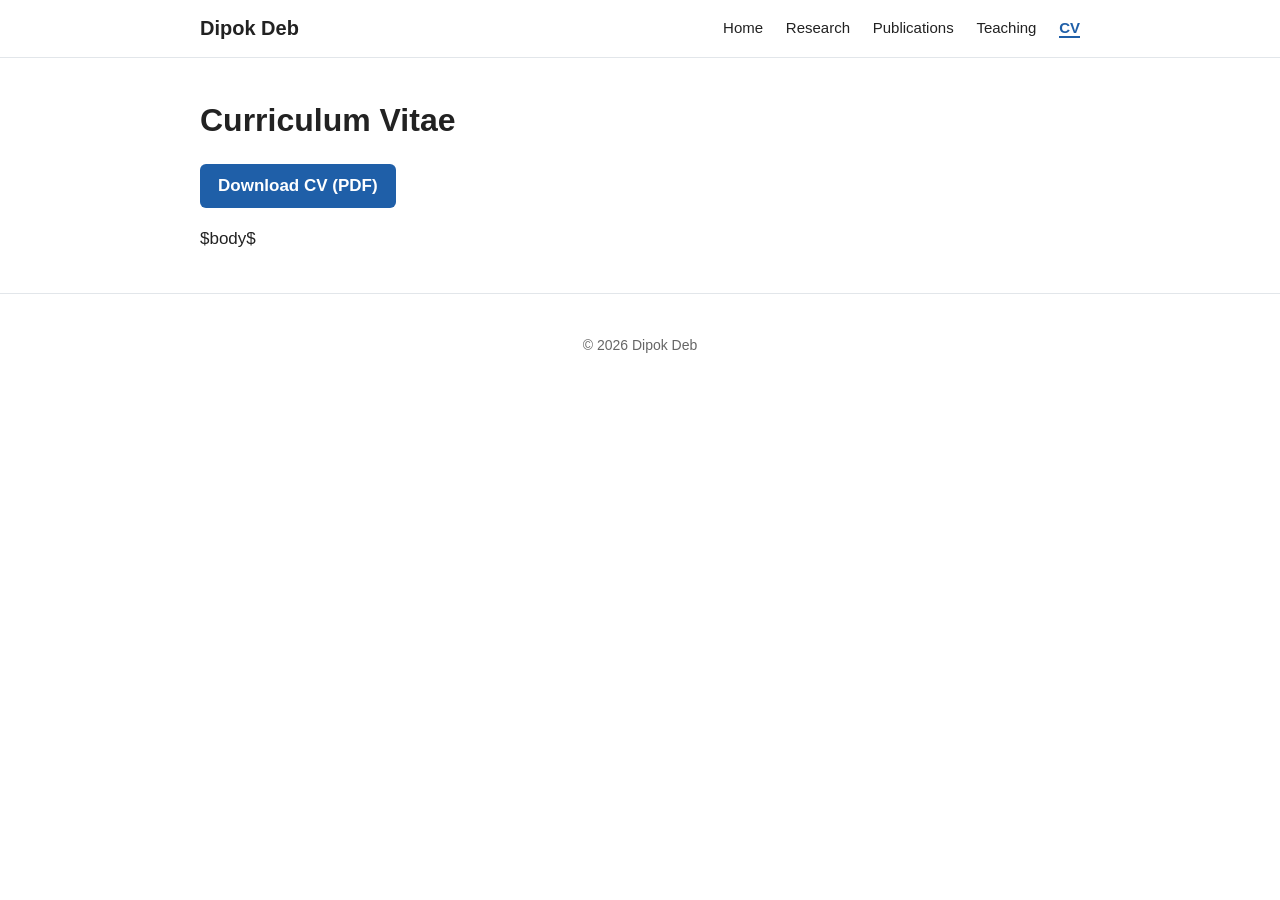
<file: cv-template.html>
<!DOCTYPE html>
<!--
  CV PAGE TEMPLATE (cv-template.html)

  Do NOT edit cv.html: it is rebuilt automatically from your Overleaf CV.
  Edit THIS file to change the menu, the title, or the button.
  Your CV text is placed inside <div class="cv-content"> below. Keep that part.
-->
<html lang="en">
<head>
  <meta charset="UTF-8">
  <meta name="viewport" content="width=device-width, initial-scale=1.0">
  <title>CV | Dipok Deb</title>
  <link rel="stylesheet" href="style.css">
  <style>
    /* Spacing for the CV text that comes from Overleaf */
    .cv-content ul, .cv-content ol { padding-left: 22px; }
    .cv-content li { margin-bottom: 8px; }
    .cv-content li p { margin: 0; }
  </style>
</head>

<body>

  <!-- ===================== TOP MENU ===================== -->
  <nav class="navbar">
    <div class="nav-inner">
      <a class="nav-name" href="index.html">Dipok Deb</a>
      <div class="nav-links">
        <a href="index.html">Home</a>
        <a href="research.html">Research</a>
        <a href="publications.html">Publications</a>
        <a href="teaching.html">Teaching</a>
        <a href="cv.html" class="active">CV</a>
      </div>
    </div>
  </nav>

  <main class="container">
    <h1 class="page-title">Curriculum Vitae</h1>
    <!-- This button opens the newest CV PDF from Overleaf -->
    <p><a class="btn-big" href="cv.pdf" target="_blank">Download CV (PDF)</a></p>

    <!-- ===================== CV TEXT FROM OVERLEAF ===================== -->
    <div class="cv-content">
$body$
    </div>
  </main>

  <footer>© 2026 Dipok Deb</footer>

</body>
</html>
</file>
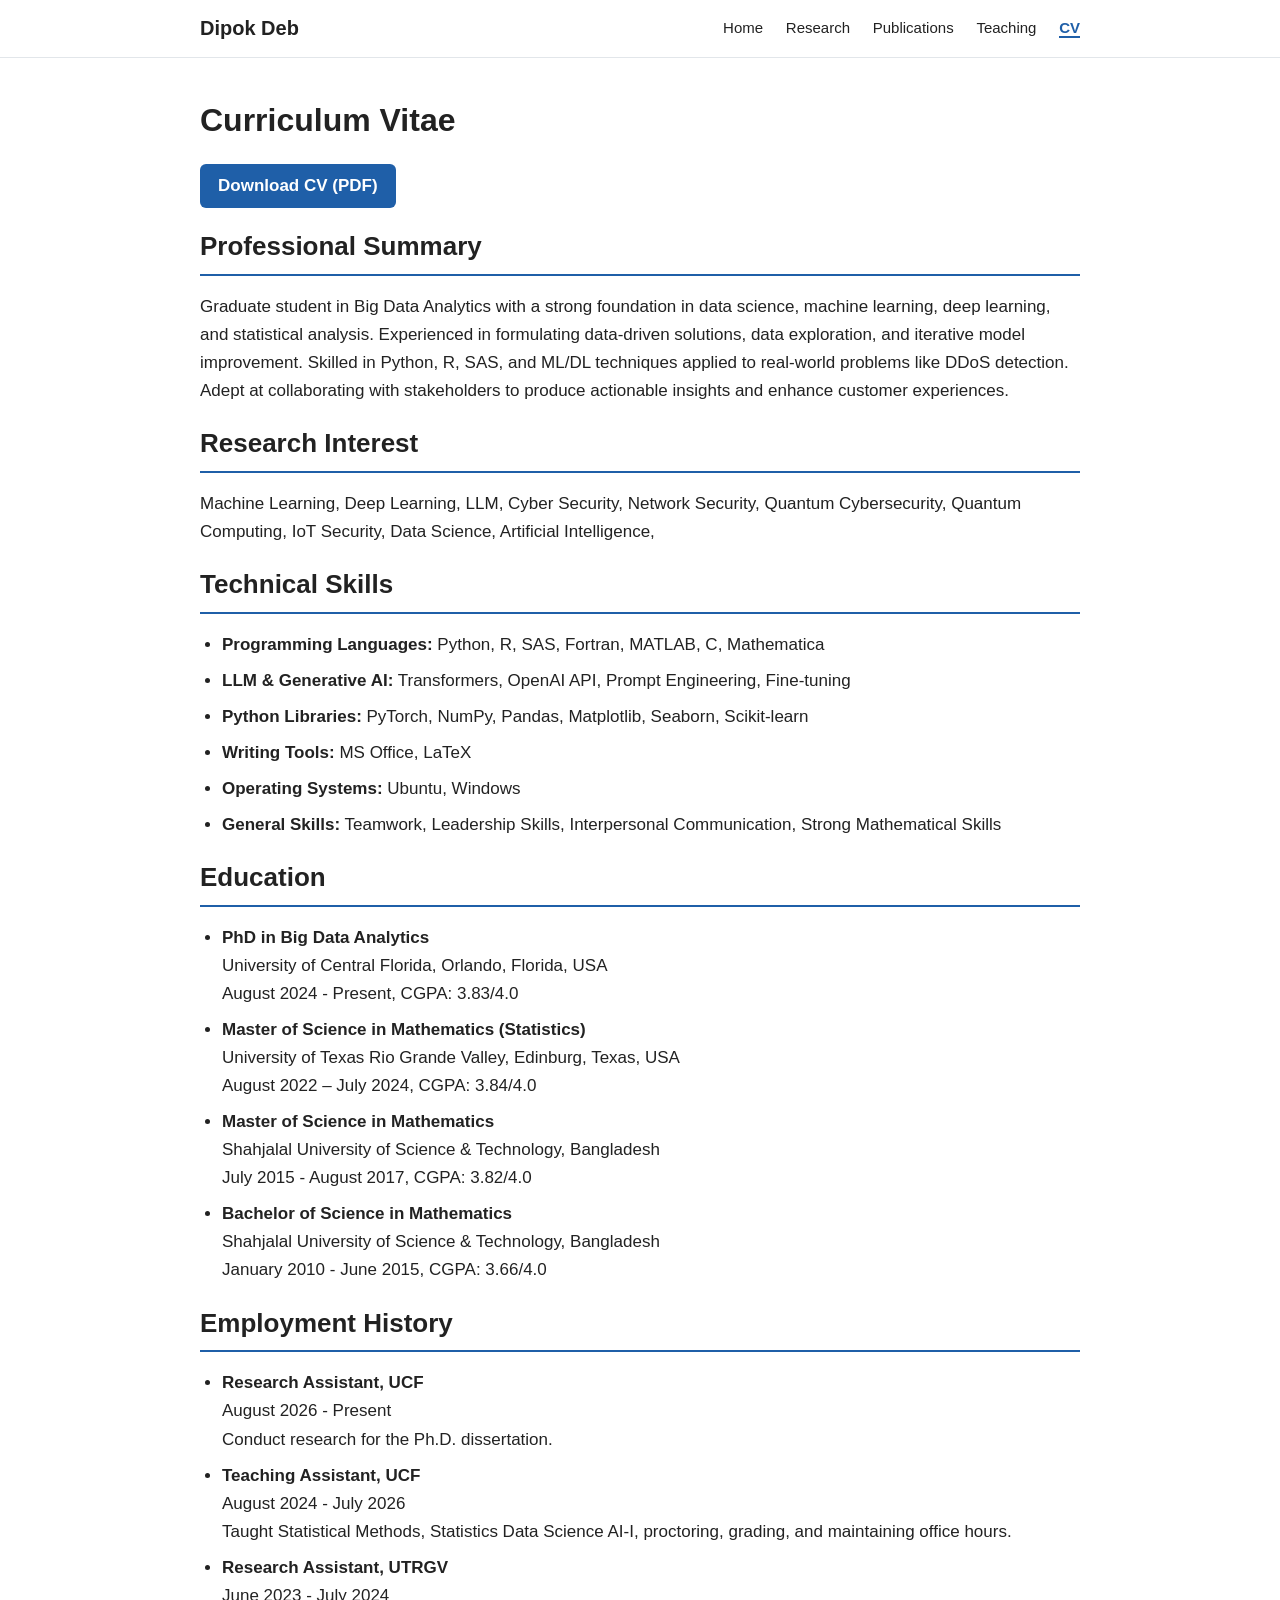
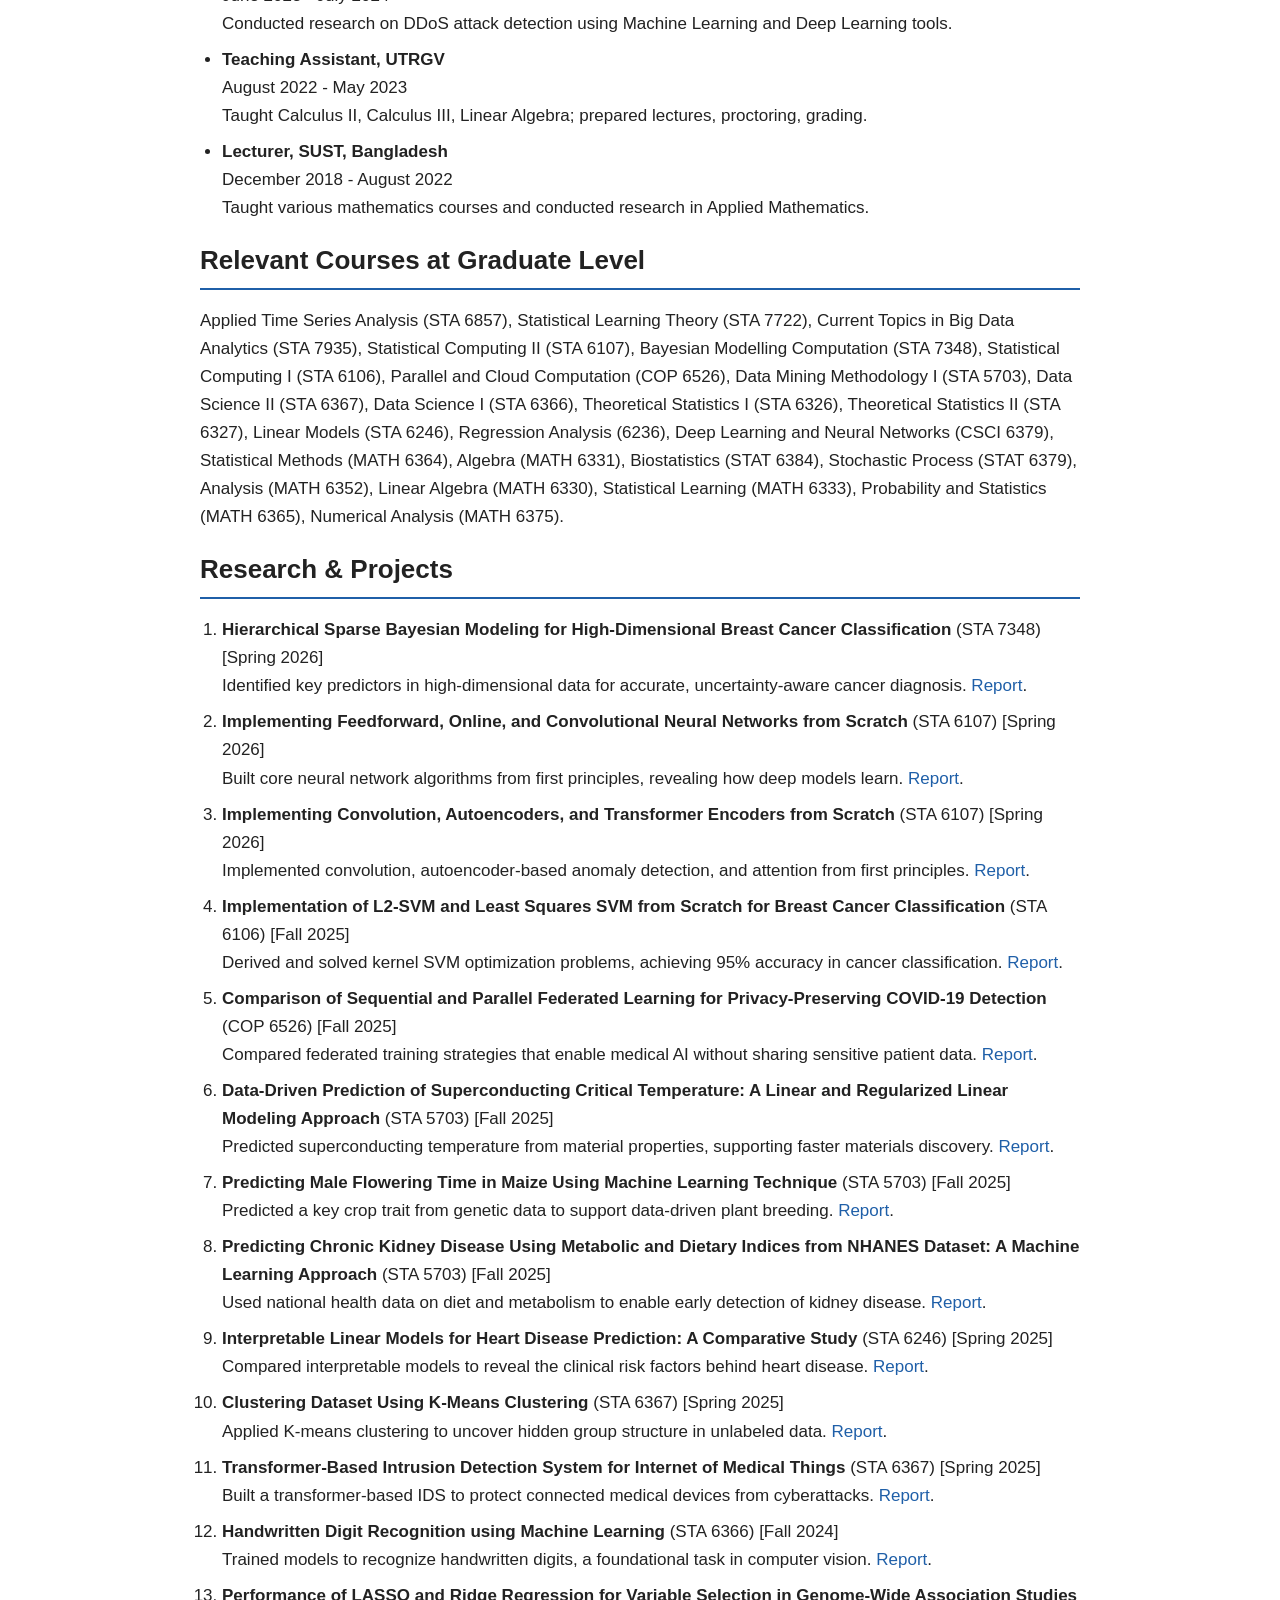
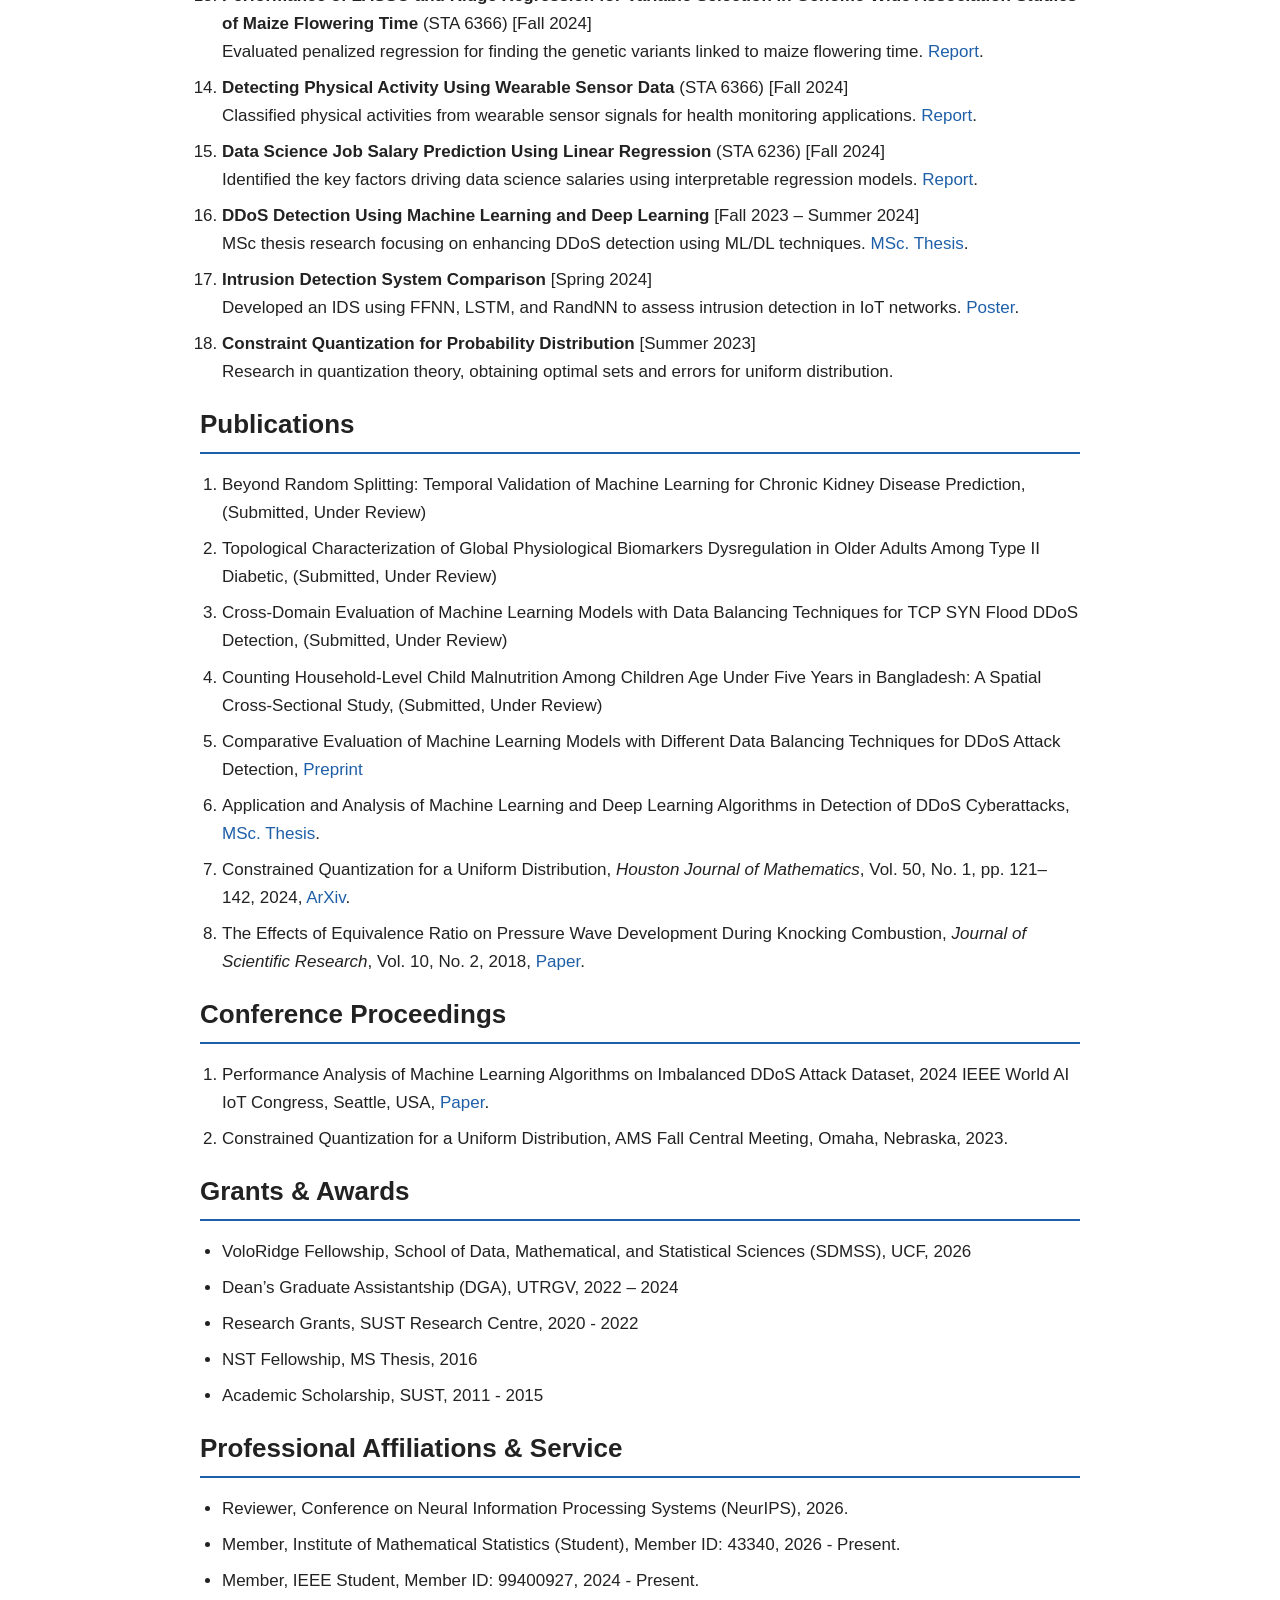
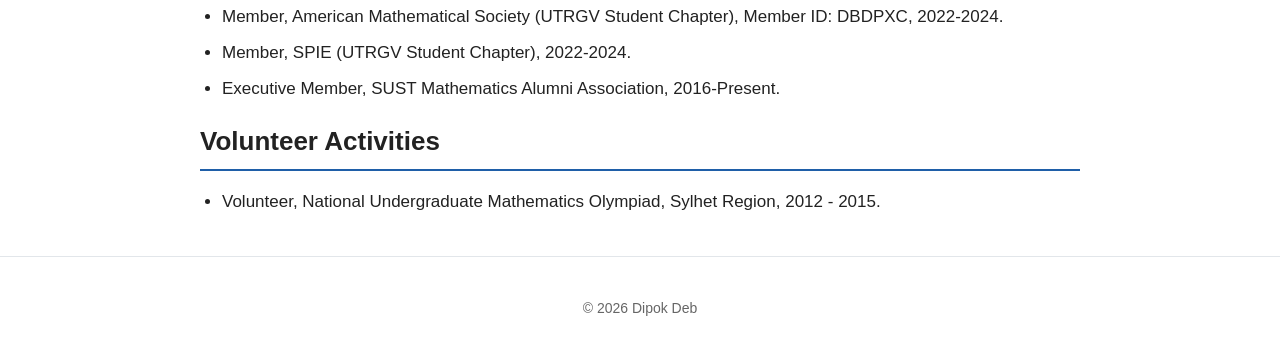
<file: cv.html>
<!DOCTYPE html>
<!--
  CV PAGE TEMPLATE (cv-template.html)

  Do NOT edit cv.html: it is rebuilt automatically from your Overleaf CV.
  Edit THIS file to change the menu, the title, or the button.
  Your CV text is placed inside <div class="cv-content"> below. Keep that part.
-->
<html lang="en">
<head>
  <meta charset="UTF-8">
  <meta name="viewport" content="width=device-width, initial-scale=1.0">
  <title>CV | Dipok Deb</title>
  <link rel="stylesheet" href="style.css">
  <style>
    /* Spacing for the CV text that comes from Overleaf */
    .cv-content ul, .cv-content ol { padding-left: 22px; }
    .cv-content li { margin-bottom: 8px; }
    .cv-content li p { margin: 0; }
  </style>
</head>

<body>

  <!-- ===================== TOP MENU ===================== -->
  <nav class="navbar">
    <div class="nav-inner">
      <a class="nav-name" href="index.html">Dipok Deb</a>
      <div class="nav-links">
        <a href="index.html">Home</a>
        <a href="research.html">Research</a>
        <a href="publications.html">Publications</a>
        <a href="teaching.html">Teaching</a>
        <a href="cv.html" class="active">CV</a>
      </div>
    </div>
  </nav>

  <main class="container">
    <h1 class="page-title">Curriculum Vitae</h1>
    <!-- This button opens the newest CV PDF from Overleaf -->
    <p><a class="btn-big" href="cv.pdf" target="_blank">Download CV (PDF)</a></p>

    <!-- ===================== CV TEXT FROM OVERLEAF ===================== -->
    <div class="cv-content">
<h2 class="unnumbered" id="professional-summary">Professional Summary</h2>
<p>Graduate student in Big Data Analytics with a strong foundation in data science, machine learning, deep learning, and statistical analysis. Experienced in formulating data-driven solutions, data exploration, and iterative model improvement. Skilled in Python, R, SAS, and ML/DL techniques applied to real-world problems like DDoS detection. Adept at collaborating with stakeholders to produce actionable insights and enhance customer experiences.</p>
<h2 class="unnumbered" id="research-interest">Research Interest</h2>
<p>Machine Learning, Deep Learning, LLM, Cyber Security, Network Security, Quantum Cybersecurity, Quantum Computing, IoT Security, Data Science, Artificial Intelligence,</p>
<h2 class="unnumbered" id="technical-skills">Technical Skills</h2>
<ul>
<li><p><strong>Programming Languages:</strong> Python, R, SAS, Fortran, MATLAB, C, Mathematica</p></li>
<li><p><strong>LLM &amp; Generative AI:</strong> Transformers, OpenAI API, Prompt Engineering, Fine-tuning</p></li>
<li><p><strong>Python Libraries:</strong> PyTorch, NumPy, Pandas, Matplotlib, Seaborn, Scikit-learn</p></li>
<li><p><strong>Writing Tools:</strong> MS Office, LaTeX</p></li>
<li><p><strong>Operating Systems:</strong> Ubuntu, Windows</p></li>
<li><p><strong>General Skills:</strong> Teamwork, Leadership Skills, Interpersonal Communication, Strong Mathematical Skills</p></li>
</ul>
<h2 class="unnumbered" id="education">Education</h2>
<ul>
<li><p><strong>PhD in Big Data Analytics</strong><br />
University of Central Florida, Orlando, Florida, USA<br />
August 2024 - Present, CGPA: 3.83/4.0</p></li>
<li><p><strong>Master of Science in Mathematics (Statistics)</strong><br />
University of Texas Rio Grande Valley, Edinburg, Texas, USA<br />
August 2022 – July 2024, CGPA: 3.84/4.0</p></li>
<li><p><strong>Master of Science in Mathematics</strong><br />
Shahjalal University of Science &amp; Technology, Bangladesh<br />
July 2015 - August 2017, CGPA: 3.82/4.0</p></li>
<li><p><strong>Bachelor of Science in Mathematics</strong><br />
Shahjalal University of Science &amp; Technology, Bangladesh<br />
January 2010 - June 2015, CGPA: 3.66/4.0</p></li>
</ul>
<h2 class="unnumbered" id="employment-history">Employment History</h2>
<ul>
<li><p><strong>Research Assistant, UCF</strong><br />
August 2026 - Present<br />
Conduct research for the Ph.D. dissertation.</p></li>
<li><p><strong>Teaching Assistant, UCF</strong><br />
August 2024 - July 2026<br />
Taught Statistical Methods, Statistics Data Science AI-I, proctoring, grading, and maintaining office hours.</p></li>
<li><p><strong>Research Assistant, UTRGV</strong><br />
June 2023 - July 2024<br />
Conducted research on DDoS attack detection using Machine Learning and Deep Learning tools.</p></li>
<li><p><strong>Teaching Assistant, UTRGV</strong><br />
August 2022 - May 2023<br />
Taught Calculus II, Calculus III, Linear Algebra; prepared lectures, proctoring, grading.</p></li>
<li><p><strong>Lecturer, SUST, Bangladesh</strong><br />
December 2018 - August 2022<br />
Taught various mathematics courses and conducted research in Applied Mathematics.</p></li>
</ul>
<h2 class="unnumbered" id="relevant-courses-at-graduate-level">Relevant Courses at Graduate Level</h2>
<p>Applied Time Series Analysis (STA 6857), Statistical Learning Theory (STA 7722), Current Topics in Big Data Analytics (STA 7935), Statistical Computing II (STA 6107), Bayesian Modelling Computation (STA 7348), Statistical Computing I (STA 6106), Parallel and Cloud Computation (COP 6526), Data Mining Methodology I (STA 5703), Data Science II (STA 6367), Data Science I (STA 6366), Theoretical Statistics I (STA 6326), Theoretical Statistics II (STA 6327), Linear Models (STA 6246), Regression Analysis (6236), Deep Learning and Neural Networks (CSCI 6379), Statistical Methods (MATH 6364), Algebra (MATH 6331), Biostatistics (STAT 6384), Stochastic Process (STAT 6379), Analysis (MATH 6352), Linear Algebra (MATH 6330), Statistical Learning (MATH 6333), Probability and Statistics (MATH 6365), Numerical Analysis (MATH 6375).</p>
<h2 class="unnumbered" id="research-projects">Research &amp; Projects</h2>
<ol>
<li><p><strong>Hierarchical Sparse Bayesian Modeling for High-Dimensional Breast Cancer Classification</strong> (STA 7348) [Spring 2026]<br />
Identified key predictors in high-dimensional data for accurate, uncertainty-aware cancer diagnosis. <a href="https://drive.google.com/file/d/1QNbsA6hJeD2GWFB53DwFvG5DOwX0ZzHI/view?usp=drive_link">Report</a>.</p></li>
<li><p><strong>Implementing Feedforward, Online, and Convolutional Neural Networks from Scratch</strong> (STA 6107) [Spring 2026]<br />
Built core neural network algorithms from first principles, revealing how deep models learn. <a href="https://drive.google.com/file/d/1X9ju-YvPn-8l20ya-0Lor8MVKSeVG4jY/view?usp=drive_link">Report</a>.</p></li>
<li><p><strong>Implementing Convolution, Autoencoders, and Transformer Encoders from Scratch</strong> (STA 6107) [Spring 2026]<br />
Implemented convolution, autoencoder-based anomaly detection, and attention from first principles. <a href="https://drive.google.com/file/d/1VwL6zvHlWqaet9wNkWrJbMXg1cbirWfp/view?usp=drive_link">Report</a>.</p></li>
<li><p><strong>Implementation of L2-SVM and Least Squares SVM from Scratch for Breast Cancer Classification</strong> (STA 6106) [Fall 2025]<br />
Derived and solved kernel SVM optimization problems, achieving 95% accuracy in cancer classification. <a href="https://drive.google.com/file/d/1ZMFxqt5wCB9vFgA0FnaakKrCzb3x_Abm/view?usp=drive_link">Report</a>.</p></li>
<li><p><strong>Comparison of Sequential and Parallel Federated Learning for Privacy-Preserving COVID-19 Detection</strong> (COP 6526) [Fall 2025]<br />
Compared federated training strategies that enable medical AI without sharing sensitive patient data. <a href="https://drive.google.com/file/d/1ps-n1EPOw8GGDu-MfeJKVC4DvHSzBl48/view?usp=drive_link">Report</a>.</p></li>
<li><p><strong>Data-Driven Prediction of Superconducting Critical Temperature: A Linear and Regularized Linear Modeling Approach</strong> (STA 5703) [Fall 2025]<br />
Predicted superconducting temperature from material properties, supporting faster materials discovery. <a href="https://stars.library.ucf.edu/data-science-mining/50/">Report</a>.</p></li>
<li><p><strong>Predicting Male Flowering Time in Maize Using Machine Learning Technique</strong> (STA 5703) [Fall 2025]<br />
Predicted a key crop trait from genetic data to support data-driven plant breeding. <a href="https://stars.library.ucf.edu/data-science-mining/51/">Report</a>.</p></li>
<li><p><strong>Predicting Chronic Kidney Disease Using Metabolic and Dietary Indices from NHANES Dataset: A Machine Learning Approach</strong> (STA 5703) [Fall 2025]<br />
Used national health data on diet and metabolism to enable early detection of kidney disease. <a href="https://drive.google.com/file/d/1WeIqiELxruPDmtzHULVR3zt7OES8J8s-/view?usp=drive_link">Report</a>.</p></li>
<li><p><strong>Interpretable Linear Models for Heart Disease Prediction: A Comparative Study</strong> (STA 6246) [Spring 2025]<br />
Compared interpretable models to reveal the clinical risk factors behind heart disease. <a href="https://stars.library.ucf.edu/cgi/viewcontent.cgi?article=1056&amp;context=data-science-mining">Report</a>.</p></li>
<li><p><strong>Clustering Dataset Using K-Means Clustering</strong> (STA 6367) [Spring 2025]<br />
Applied K-means clustering to uncover hidden group structure in unlabeled data. <a href="https://stars.library.ucf.edu/data-science-mining/39/">Report</a>.</p></li>
<li><p><strong>Transformer-Based Intrusion Detection System for Internet of Medical Things</strong> (STA 6367) [Spring 2025]<br />
Built a transformer-based IDS to protect connected medical devices from cyberattacks. <a href="https://drive.google.com/file/d/1u-mfkzA3GWjXwd-Gp3VKn4by8AxvrZa-/view?usp=drive_link">Report</a>.</p></li>
<li><p><strong>Handwritten Digit Recognition using Machine Learning</strong> (STA 6366) [Fall 2024]<br />
Trained models to recognize handwritten digits, a foundational task in computer vision. <a href="https://stars.library.ucf.edu/data-science-mining/40/">Report</a>.</p></li>
<li><p><strong>Performance of LASSO and Ridge Regression for Variable Selection in Genome-Wide Association Studies of Maize Flowering Time</strong> (STA 6366) [Fall 2024]<br />
Evaluated penalized regression for finding the genetic variants linked to maize flowering time. <a href="https://stars.library.ucf.edu/data-science-mining/42/">Report</a>.</p></li>
<li><p><strong>Detecting Physical Activity Using Wearable Sensor Data</strong> (STA 6366) [Fall 2024]<br />
Classified physical activities from wearable sensor signals for health monitoring applications. <a href="https://stars.library.ucf.edu/data-science-mining/43/">Report</a>.</p></li>
<li><p><strong>Data Science Job Salary Prediction Using Linear Regression</strong> (STA 6236) [Fall 2024]<br />
Identified the key factors driving data science salaries using interpretable regression models. <a href="https://stars.library.ucf.edu/data-science-mining/41/">Report</a>.</p></li>
<li><p><strong>DDoS Detection Using Machine Learning and Deep Learning</strong> [Fall 2023 – Summer 2024]<br />
MSc thesis research focusing on enhancing DDoS detection using ML/DL techniques. <a href="https://www.proquest.com/docview/3116042070?pq-origsite=gscholar&amp;fromopenview=true&amp;sourcetype=Dissertations%20&amp;%20These">MSc. Thesis</a>.</p></li>
<li><p><strong>Intrusion Detection System Comparison</strong> [Spring 2024]<br />
Developed an IDS using FFNN, LSTM, and RandNN to assess intrusion detection in IoT networks. <a href="https://drive.google.com/drive/folders/1YXCVdO6KEr9o8buKNzczJtACnyPJSSok">Poster</a>.</p></li>
<li><p><strong>Constraint Quantization for Probability Distribution</strong> [Summer 2023]<br />
Research in quantization theory, obtaining optimal sets and errors for uniform distribution.</p></li>
</ol>
<h2 class="unnumbered" id="publications">Publications</h2>
<ol>
<li><p>Beyond Random Splitting: Temporal Validation of Machine Learning for Chronic Kidney Disease Prediction, (Submitted, Under Review)</p></li>
<li><p>Topological Characterization of Global Physiological Biomarkers Dysregulation in Older Adults Among Type II Diabetic, (Submitted, Under Review)</p></li>
<li><p>Cross-Domain Evaluation of Machine Learning Models with Data Balancing Techniques for TCP SYN Flood DDoS Detection, (Submitted, Under Review)</p></li>
<li><p>Counting Household-Level Child Malnutrition Among Children Age Under Five Years in Bangladesh: A Spatial Cross-Sectional Study, (Submitted, Under Review)</p></li>
<li><p>Comparative Evaluation of Machine Learning Models with Different Data Balancing Techniques for DDoS Attack Detection, <a href="https://www.researchsquare.com/article/rs-8888642/v1">Preprint</a></p></li>
<li><p>Application and Analysis of Machine Learning and Deep Learning Algorithms in Detection of DDoS Cyberattacks, <a href="https://www.proquest.com/docview/3116042070?pq-origsite=gscholar&amp;fromopenview=true&amp;sourcetype=Dissertations%20&amp;%20Theses">MSc. Thesis</a>.</p></li>
<li><p>Constrained Quantization for a Uniform Distribution, <em>Houston Journal of Mathematics</em>, Vol. 50, No. 1, pp. 121–142, 2024, <a href="https://arxiv.org/abs/2312.16615">ArXiv</a>.</p></li>
<li><p>The Effects of Equivalence Ratio on Pressure Wave Development During Knocking Combustion, <em>Journal of Scientific Research</em>, Vol. 10, No. 2, 2018, <a href="https://www.banglajol.info/index.php/JSR/article/view/34491">Paper</a>.</p></li>
</ol>
<h2 class="unnumbered" id="conference-proceedings">Conference Proceedings</h2>
<ol>
<li><p>Performance Analysis of Machine Learning Algorithms on Imbalanced DDoS Attack Dataset, 2024 IEEE World AI IoT Congress, Seattle, USA, <a href="https://ieeexplore.ieee.org/abstract/document/10579021">Paper</a>.</p></li>
<li><p>Constrained Quantization for a Uniform Distribution, AMS Fall Central Meeting, Omaha, Nebraska, 2023.</p></li>
</ol>
<h2 class="unnumbered" id="grants-awards">Grants &amp; Awards</h2>
<ul>
<li><p>VoloRidge Fellowship, School of Data, Mathematical, and Statistical Sciences (SDMSS), UCF, 2026</p></li>
<li><p>Dean’s Graduate Assistantship (DGA), UTRGV, 2022 – 2024</p></li>
<li><p>Research Grants, SUST Research Centre, 2020 - 2022</p></li>
<li><p>NST Fellowship, MS Thesis, 2016</p></li>
<li><p>Academic Scholarship, SUST, 2011 - 2015</p></li>
</ul>
<h2 class="unnumbered" id="professional-affiliations-service">Professional Affiliations &amp; Service </h2>
<ul>
<li><p>Reviewer, Conference on Neural Information Processing Systems (NeurIPS), 2026.</p></li>
<li><p>Member, Institute of Mathematical Statistics (Student), Member ID: 43340, 2026 - Present.</p></li>
<li><p>Member, IEEE Student, Member ID: 99400927, 2024 - Present.</p></li>
<li><p>Member, American Mathematical Society (UTRGV Student Chapter), Member ID: DBDPXC, 2022-2024.</p></li>
<li><p>Member, SPIE (UTRGV Student Chapter), 2022-2024.</p></li>
<li><p>Executive Member, SUST Mathematics Alumni Association, 2016-Present.</p></li>
</ul>
<h2 class="unnumbered" id="volunteer-activities">Volunteer Activities</h2>
<ul>
<li><p>Volunteer, National Undergraduate Mathematics Olympiad, Sylhet Region, 2012 - 2015.</p></li>
</ul>
    </div>
  </main>

  <footer>© 2026 Dipok Deb</footer>

</body>
</html>
</file>
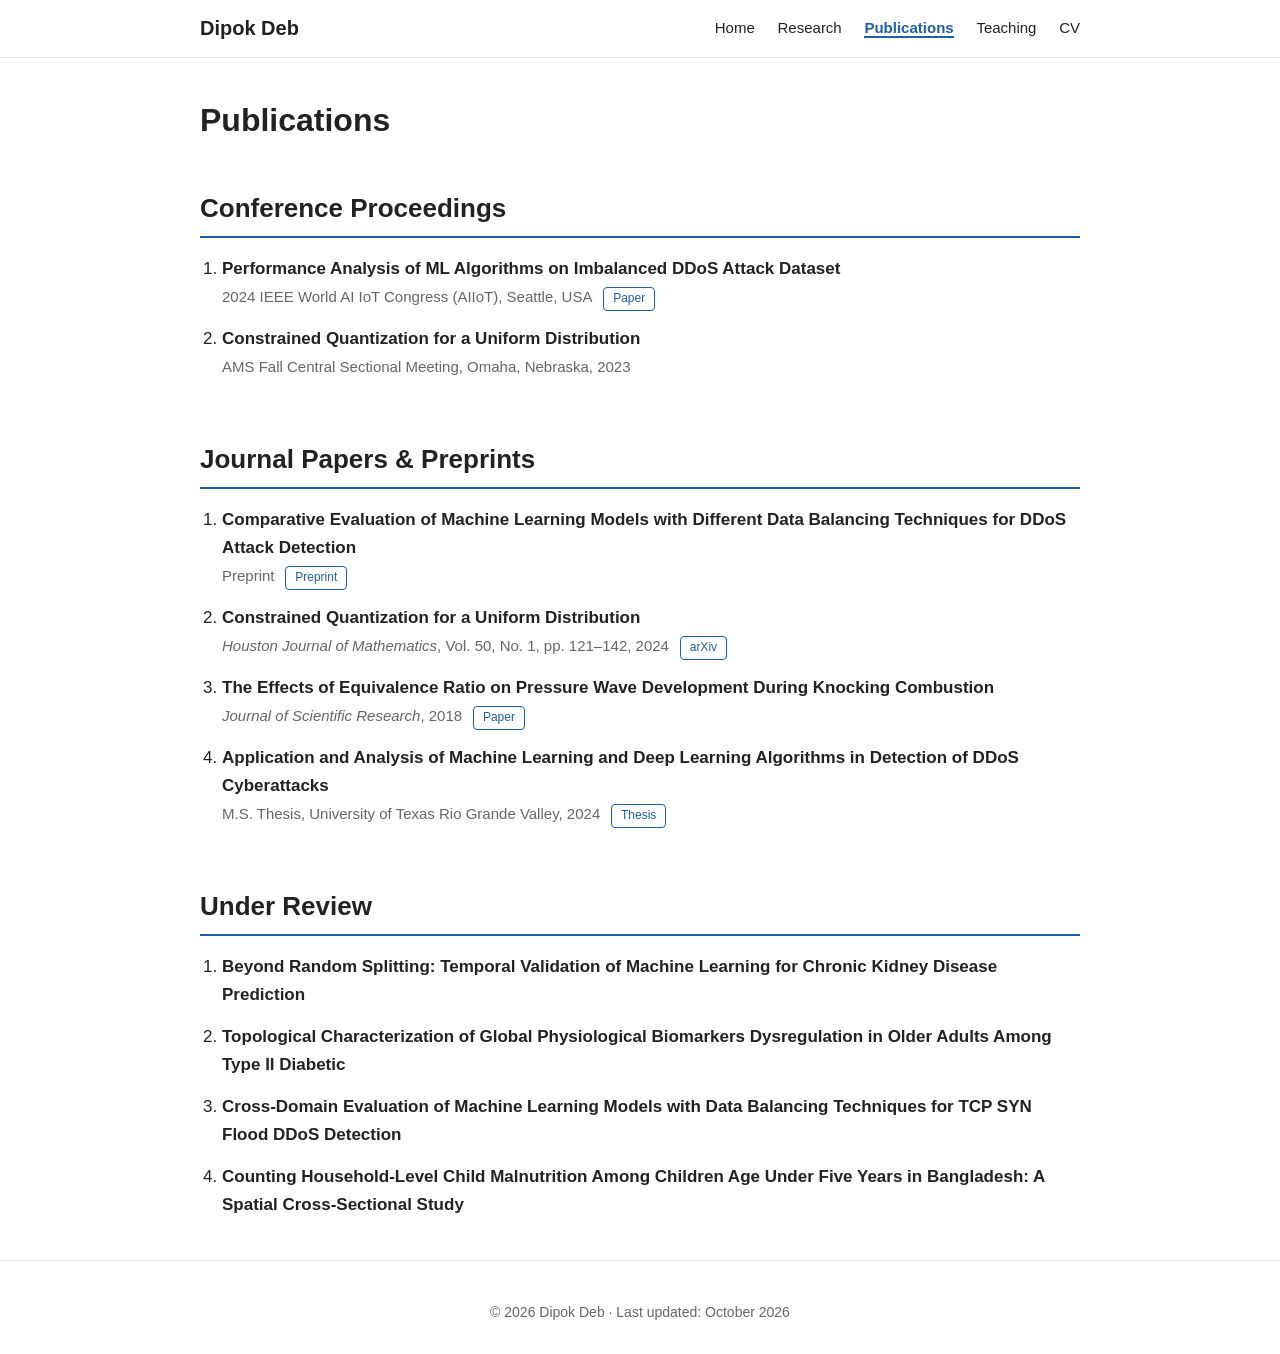
<file: publications.html>
<!DOCTYPE html>
<!--
  PUBLICATIONS PAGE (publications.html)
  To add a paper: copy one <li> ... </li> block, paste it, change the text.
  Replace href="#" with the link to the paper, or delete the <a ...>...</a> button.
-->
<html lang="en">
<head>
  <meta charset="UTF-8">
  <meta name="viewport" content="width=device-width, initial-scale=1.0">
  <title>Publications | Dipok Deb</title>
  <link rel="stylesheet" href="style.css">
</head>

<body>

  <!-- ===================== TOP MENU ===================== -->
  <nav class="navbar">
    <div class="nav-inner">
      <a class="nav-name" href="index.html">Dipok Deb</a>
      <div class="nav-links">
        <a href="index.html">Home</a>
        <a href="research.html">Research</a>
        <a href="publications.html" class="active">Publications</a>
        <a href="teaching.html">Teaching</a>
        <a href="cv.html">CV</a>
      </div>
    </div>
  </nav>

  <main class="container">
    <h1 class="page-title">Publications</h1>

    <!-- ===================== CONFERENCE PROCEEDINGS ===================== -->
    <section>
      <h2>Conference Proceedings</h2>
      <ol class="pubs">
        <li>
          <span class="pub-title">Performance Analysis of ML Algorithms on Imbalanced DDoS Attack Dataset</span><br>
          <span class="venue">2024 IEEE World AI IoT Congress (AIIoT), Seattle, USA</span>
          <a class="btn" href="https://ieeexplore.ieee.org/abstract/document/10579021">Paper</a>
        </li>
        <li>
          <span class="pub-title">Constrained Quantization for a Uniform Distribution</span><br>
          <span class="venue">AMS Fall Central Sectional Meeting, Omaha, Nebraska, 2023</span>
        </li>
      </ol>
    </section>

    <!-- ===================== JOURNAL PAPERS & PREPRINTS ===================== -->
    <section>
      <h2>Journal Papers &amp; Preprints</h2>
      <ol class="pubs">
        <li>
          <span class="pub-title">Comparative Evaluation of Machine Learning Models with Different Data Balancing Techniques for DDoS Attack Detection</span><br>
          <span class="venue">Preprint</span>
          <a class="btn" href="https://assets-eu.researchsquare.com/files/rs-8888642/v1_covered_65fddb4c-89bc-48fe-998c-4ce68d5745ce.pdf?c=1780307823">Preprint</a>
        </li>
        <li>
          <span class="pub-title">Constrained Quantization for a Uniform Distribution</span><br>
          <span class="venue"><i>Houston Journal of Mathematics</i>, Vol. 50, No. 1, pp. 121–142, 2024</span>
          <a class="btn" href="https://arxiv.org/abs/2312.16615" target="_blank">arXiv</a>
        </li>
        <li>
          <span class="pub-title">The Effects of Equivalence Ratio on Pressure Wave Development During Knocking Combustion</span><br>
          <span class="venue"><i>Journal of Scientific Research</i>, 2018</span>
          <a class="btn" href="https://www.banglajol.info/index.php/JSR/article/view/34491">Paper</a>
        </li>
        <li>
          <span class="pub-title">Application and Analysis of Machine Learning and Deep Learning Algorithms in Detection of DDoS Cyberattacks</span><br>
          <span class="venue">M.S. Thesis, University of Texas Rio Grande Valley, 2024</span>
          <a class="btn" href="https://www.proquest.com/openview/437050574e98ad0dd3b2e73af859ac3b/1?pq-origsite=gscholar&cbl=18750&diss=y">Thesis</a>
        </li>
      </ol>
    </section>

    <!-- ===================== UNDER REVIEW ===================== -->
    <section>
      <h2>Under Review</h2>
      <ol class="pubs">
        <li><span class="pub-title">Beyond Random Splitting: Temporal Validation of Machine Learning for Chronic Kidney Disease Prediction</span></li>
        <li><span class="pub-title">Topological Characterization of Global Physiological Biomarkers Dysregulation in Older Adults Among Type II Diabetic</span></li>
        <li><span class="pub-title">Cross-Domain Evaluation of Machine Learning Models with Data Balancing Techniques for TCP SYN Flood DDoS Detection</span></li>
        <li><span class="pub-title">Counting Household-Level Child Malnutrition Among Children Age Under Five Years in Bangladesh: A Spatial Cross-Sectional Study</span></li>
      </ol>
    </section>
  </main>

  <footer>© 2026 Dipok Deb · Last updated: October 2026</footer>

</body>
</html>
</file>
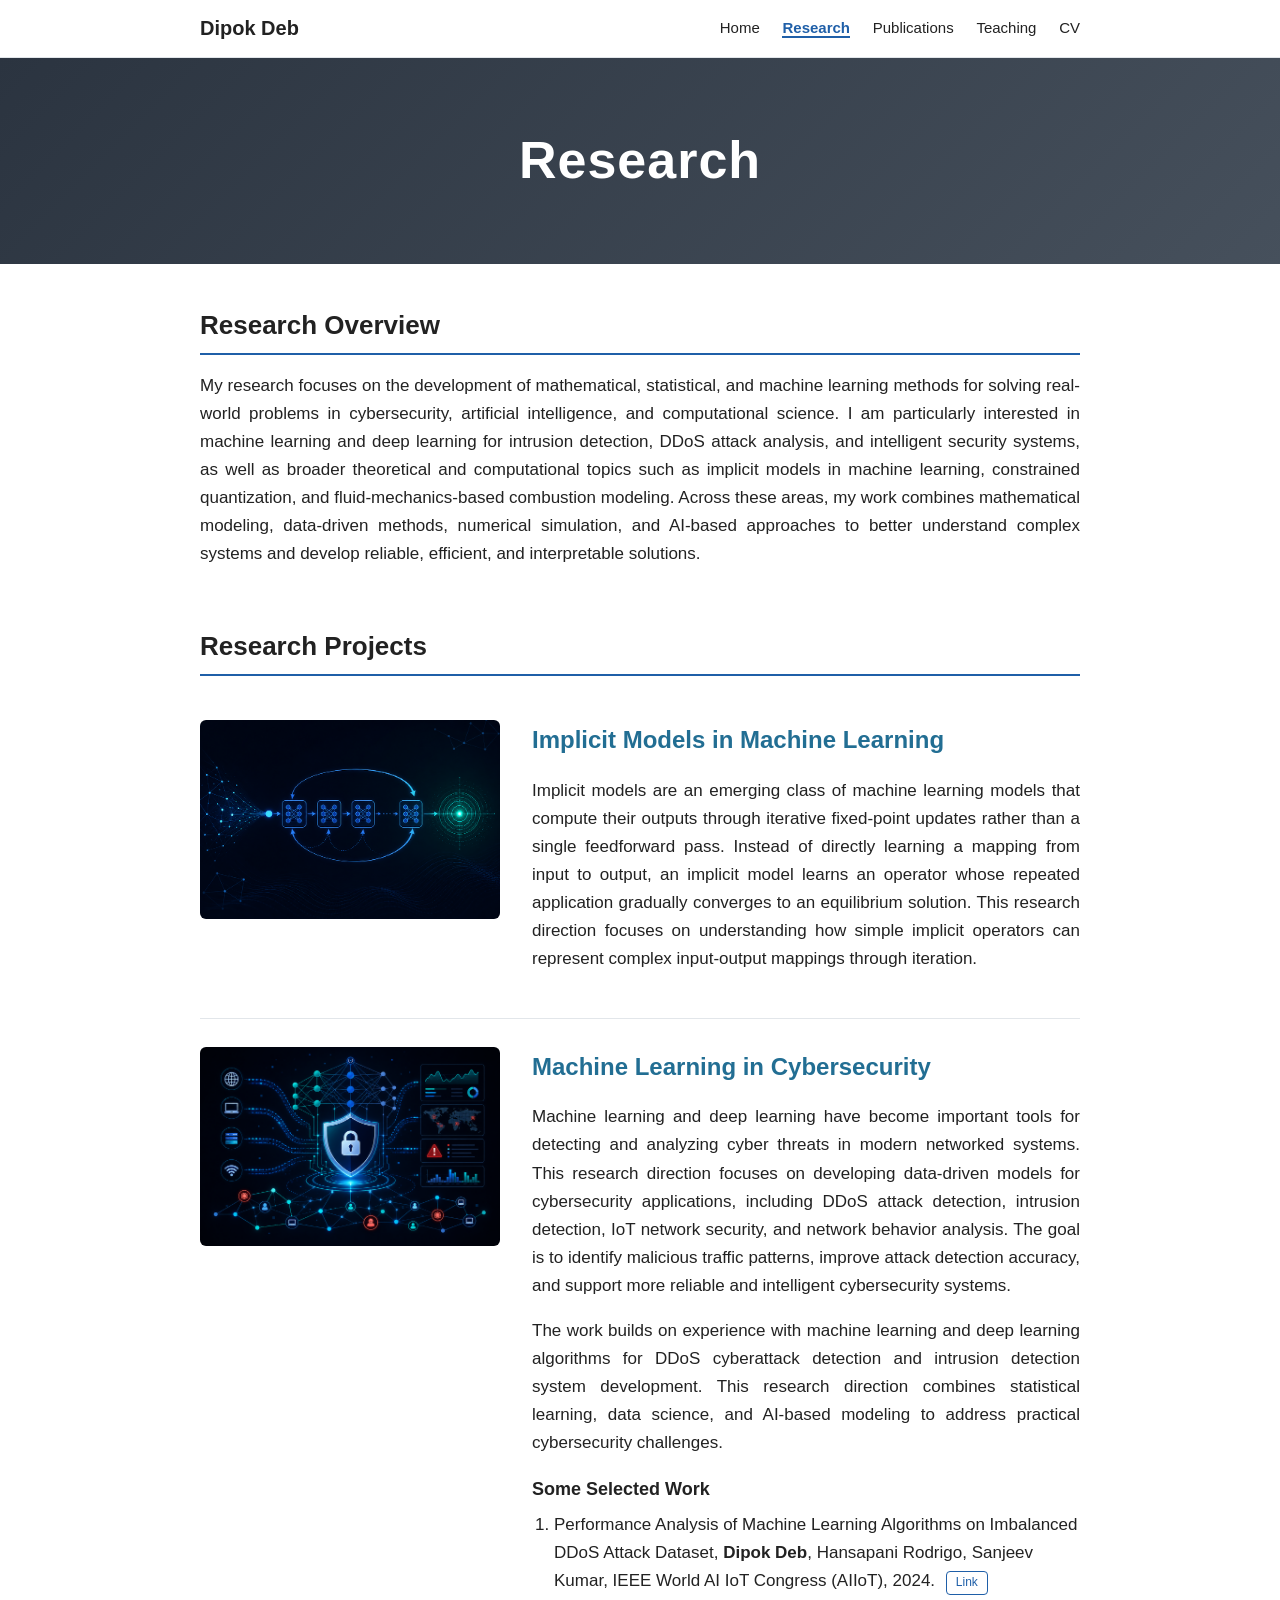
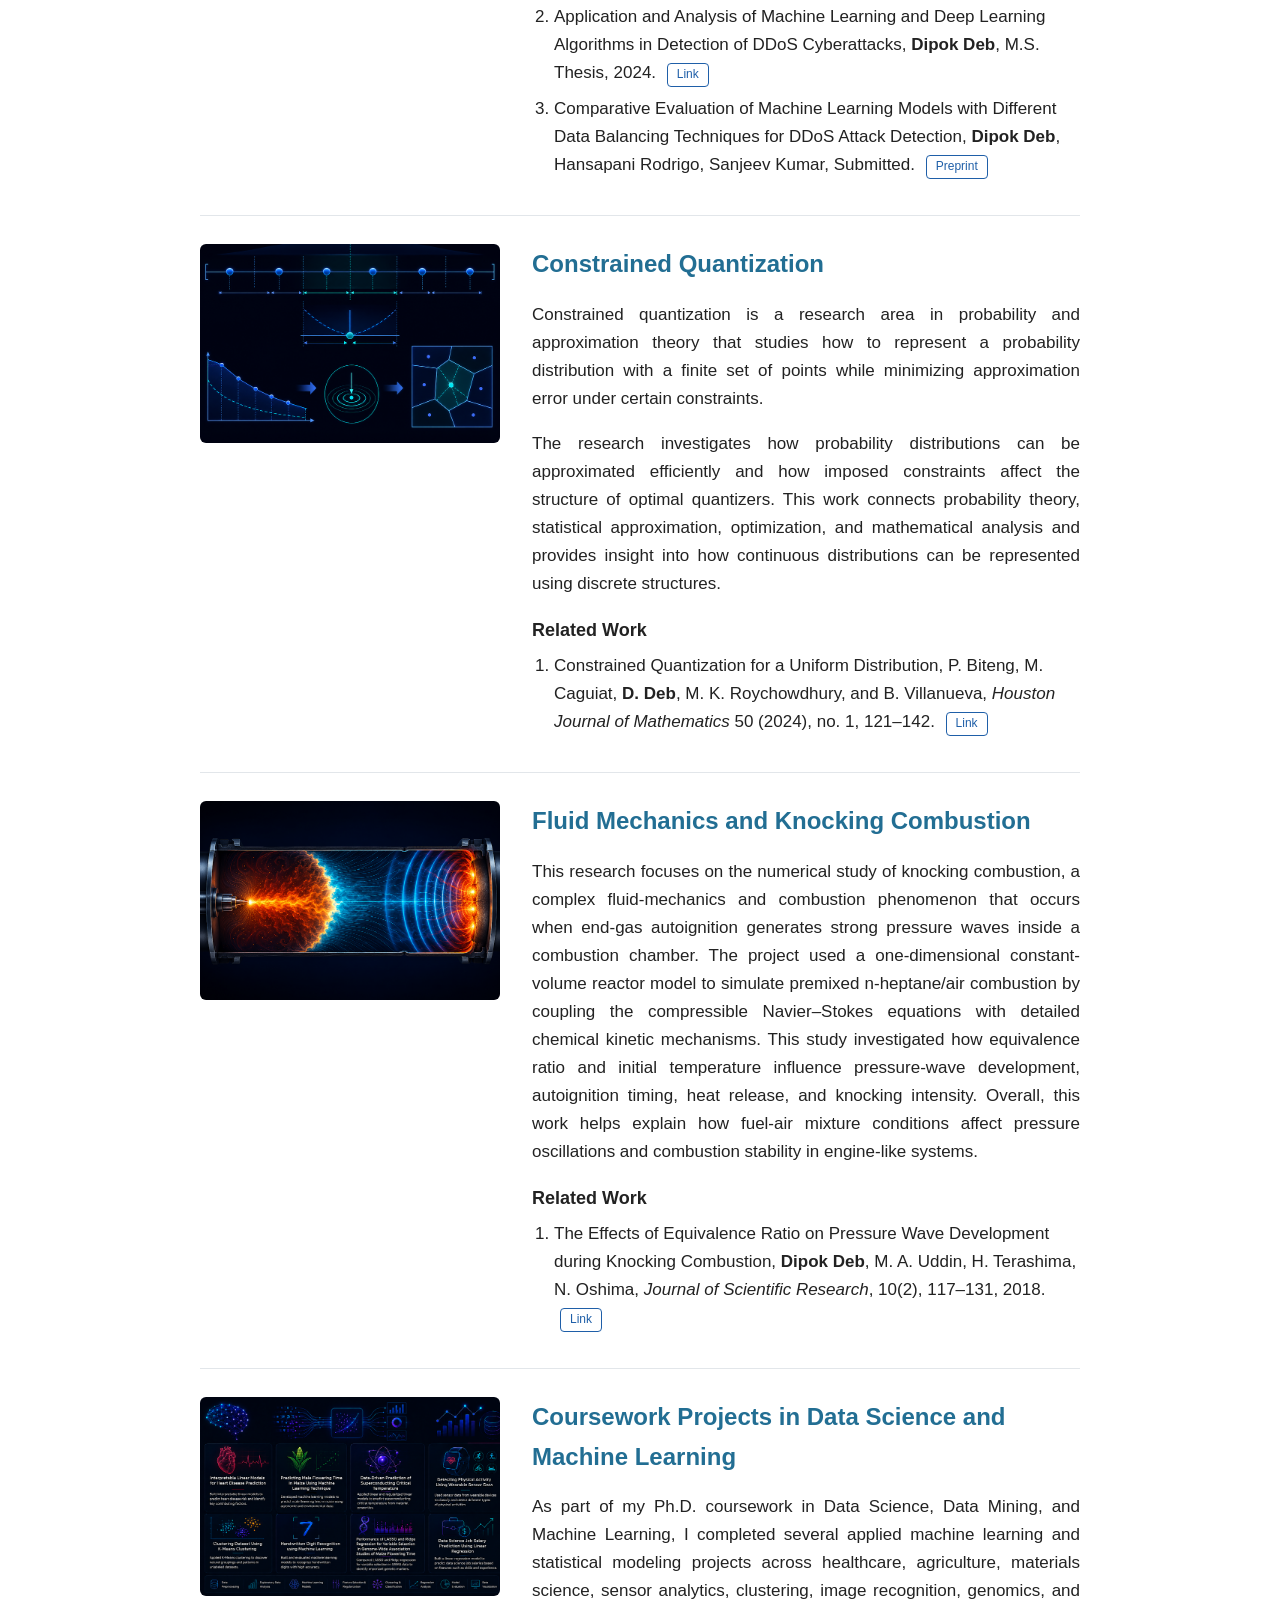
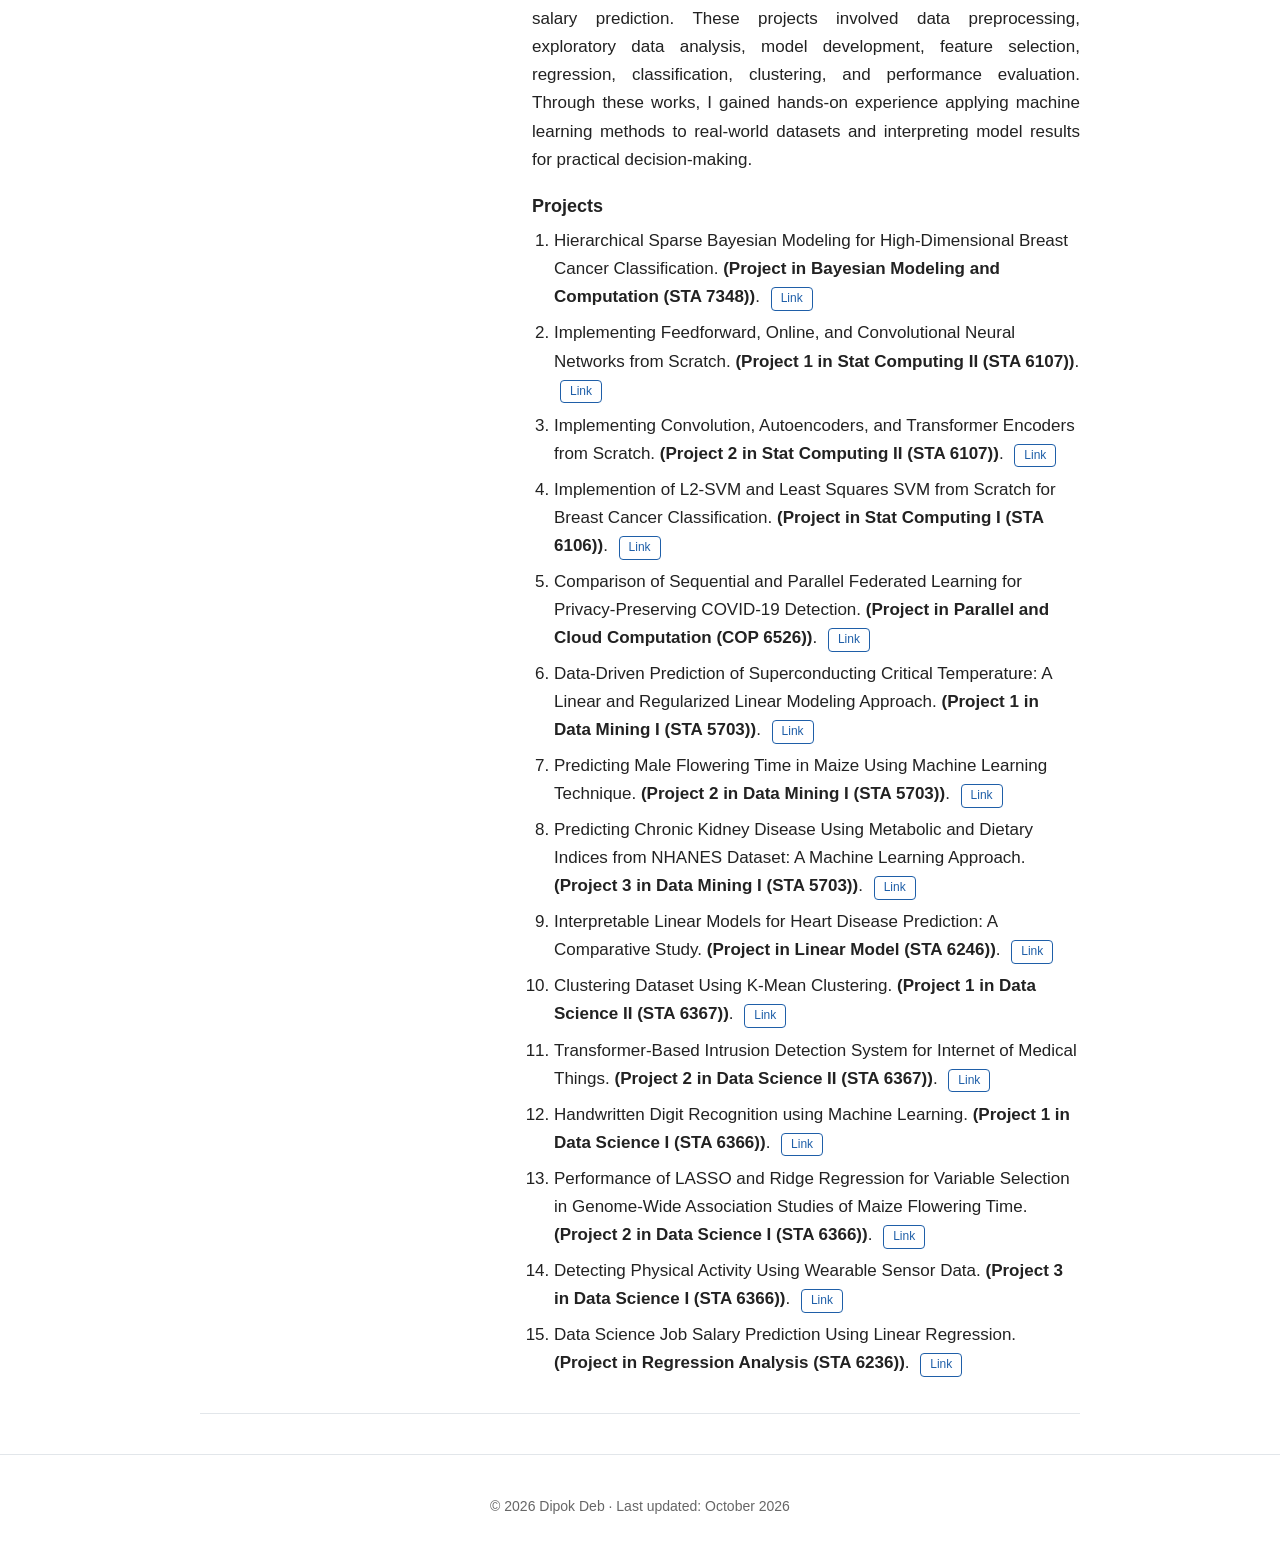
<file: research.html>
<!DOCTYPE html>
<!--
  RESEARCH PAGE (research.html)

  Each research project is one block that starts with:
      <div class="project">
  and has a picture on the left and text on the right.
  To add a new project: copy a whole <div class="project"> ... </div>
  block, paste it below, and change the picture name and the text.

  Pictures used on this page: research1.png ... research5.png
-->
<html lang="en">
<head>
  <meta charset="UTF-8">
  <meta name="viewport" content="width=device-width, initial-scale=1.0">
  <title>Research | Dipok Deb</title>
  <link rel="stylesheet" href="style.css">
</head>

<body>

  <!-- ===================== TOP MENU ===================== -->
  <nav class="navbar">
    <div class="nav-inner">
      <a class="nav-name" href="index.html">Dipok Deb</a>
      <div class="nav-links">
        <a href="index.html">Home</a>
        <a href="research.html" class="active">Research</a>
        <a href="publications.html">Publications</a>
        <a href="teaching.html">Teaching</a>
        <a href="cv.html">CV</a>
      </div>
    </div>
  </nav>

  <!-- ===================== BANNER ===================== -->
  <div class="banner"><h1>Research</h1></div>

  <main class="container">

    <!-- ===================== RESEARCH OVERVIEW ===================== -->
    <section>
      <h2>Research Overview</h2>
      <p class="justify">
        My research focuses on the development of mathematical, statistical, and machine learning
        methods for solving real-world problems in cybersecurity, artificial intelligence, and
        computational science. I am particularly interested in machine learning and deep learning for
        intrusion detection, DDoS attack analysis, and intelligent security systems, as well as broader
        theoretical and computational topics such as implicit models in machine learning, constrained
        quantization, and fluid-mechanics-based combustion modeling. Across these areas, my work combines
        mathematical modeling, data-driven methods, numerical simulation, and AI-based approaches to
        better understand complex systems and develop reliable, efficient, and interpretable solutions.
      </p>
    </section>

    <!-- ===================== RESEARCH PROJECTS ===================== -->
    <section>
      <h2>Research Projects</h2>

      <!-- ===== Project 1 ===== -->
      <div class="project">
        <img src="research1.png" alt="Implicit models in machine learning">
        <div class="project-text">
          <h3>Implicit Models in Machine Learning</h3>
          <p class="justify">
            Implicit models are an emerging class of machine learning models that compute their outputs
            through iterative fixed-point updates rather than a single feedforward pass. Instead of directly
            learning a mapping from input to output, an implicit model learns an operator whose repeated
            application gradually converges to an equilibrium solution. This research direction focuses on
            understanding how simple implicit operators can represent complex input-output mappings
            through iteration.
          </p>
        </div>
      </div>

      <!-- ===== Project 2 ===== -->
      <div class="project">
        <img src="research2.png" alt="Machine learning in cybersecurity">
        <div class="project-text">
          <h3>Machine Learning in Cybersecurity</h3>
          <p class="justify">
            Machine learning and deep learning have become important tools for detecting and analyzing
            cyber threats in modern networked systems. This research direction focuses on developing
            data-driven models for cybersecurity applications, including DDoS attack detection, intrusion
            detection, IoT network security, and network behavior analysis. The goal is to identify
            malicious traffic patterns, improve attack detection accuracy, and support more reliable and
            intelligent cybersecurity systems.
          </p>
          <p class="justify">
            The work builds on experience with machine learning and deep learning algorithms for DDoS
            cyberattack detection and intrusion detection system development. This research direction
            combines statistical learning, data science, and AI-based modeling to address practical
            cybersecurity challenges.
          </p>
          <h4>Some Selected Work</h4>
          <ol>
            <li>
              Performance Analysis of Machine Learning Algorithms on Imbalanced DDoS Attack Dataset,
              <b>Dipok Deb</b>, Hansapani Rodrigo, Sanjeev Kumar, IEEE World AI IoT Congress (AIIoT), 2024.
              <a class="btn" href="https://ieeexplore.ieee.org/abstract/document/10579021" target="_blank">Link</a>
            </li>
            <li>
              Application and Analysis of Machine Learning and Deep Learning Algorithms in Detection of
              DDoS Cyberattacks, <b>Dipok Deb</b>, M.S. Thesis, 2024.
              <a class="btn" href="https://ieeexplore.ieee.org/abstract/document/10579021" target="_blank">Link</a>
            </li>
            <li>
              Comparative Evaluation of Machine Learning Models with Different Data Balancing Techniques
              for DDoS Attack Detection, <b>Dipok Deb</b>, Hansapani Rodrigo, Sanjeev Kumar, Submitted.
              <a class="btn" href="https://www.researchsquare.com/article/rs-8888642/v1" target="_blank">Preprint</a>
            </li>
          </ol>
        </div>
      </div>

      <!-- ===== Project 3 ===== -->
      <div class="project">
        <img src="research3.png" alt="Constrained quantization">
        <div class="project-text">
          <h3>Constrained Quantization</h3>
          <p class="justify">
            Constrained quantization is a research area in probability and approximation theory that
            studies how to represent a probability distribution with a finite set of points while
            minimizing approximation error under certain constraints.
          </p>
          <p class="justify">
            The research investigates how probability distributions can be approximated efficiently and
            how imposed constraints affect the structure of optimal quantizers. This work connects
            probability theory, statistical approximation, optimization, and mathematical analysis and
            provides insight into how continuous distributions can be represented using discrete structures.
          </p>
          <h4>Related Work</h4>
          <ol>
            <li>
              Constrained Quantization for a Uniform Distribution, P. Biteng, M. Caguiat, <b>D. Deb</b>,
              M. K. Roychowdhury, and B. Villanueva, <i>Houston Journal of Mathematics</i> 50 (2024),
              no. 1, 121–142.
              <a class="btn" href="https://arxiv.org/abs/2312.16615" target="_blank">Link</a>
            </li>
          </ol>
        </div>
      </div>

      <!-- ===== Project 4 ===== -->
      <div class="project">
        <img src="research4.png" alt="Fluid mechanics and knocking combustion">
        <div class="project-text">
          <h3>Fluid Mechanics and Knocking Combustion</h3>
          <p class="justify">
            This research focuses on the numerical study of knocking combustion, a complex fluid-mechanics
            and combustion phenomenon that occurs when end-gas autoignition generates strong pressure waves
            inside a combustion chamber. The project used a one-dimensional constant-volume reactor model to
            simulate premixed n-heptane/air combustion by coupling the compressible Navier–Stokes equations
            with detailed chemical kinetic mechanisms. This study investigated how equivalence ratio and
            initial temperature influence pressure-wave development, autoignition timing, heat release, and
            knocking intensity. Overall, this work helps explain how fuel-air mixture conditions affect
            pressure oscillations and combustion stability in engine-like systems.
          </p>
          <h4>Related Work</h4>
          <ol>
            <li>
              The Effects of Equivalence Ratio on Pressure Wave Development during Knocking Combustion,
              <b>Dipok Deb</b>, M. A. Uddin, H. Terashima, N. Oshima, <i>Journal of Scientific Research</i>,
              10(2), 117–131, 2018.
              <a class="btn" href="https://www.banglajol.info/index.php/JSR/article/view/34491" target="_blank">Link</a>
            </li>
          </ol>
        </div>
      </div>

      <!-- ===== Project 5 ===== -->
      <div class="project">
        <img src="research5.png" alt="Coursework projects in data science">
        <div class="project-text">
          <h3>Coursework Projects in Data Science and Machine Learning</h3>
          <p class="justify">
            As part of my Ph.D. coursework in Data Science, Data Mining, and Machine Learning, I completed
            several applied machine learning and statistical modeling projects across healthcare,
            agriculture, materials science, sensor analytics, clustering, image recognition, genomics, and
            salary prediction. These projects involved data preprocessing, exploratory data analysis, model
            development, feature selection, regression, classification, clustering, and performance
            evaluation. Through these works, I gained hands-on experience applying machine learning methods
            to real-world datasets and interpreting model results for practical decision-making.
          </p>
          <h4>Projects</h4>
          <ol>
            <li>Hierarchical Sparse Bayesian Modeling for High-Dimensional Breast Cancer Classification. <b>(Project in Bayesian Modeling and Computation (STA 7348))</b>.
              <a class="btn" href="https://drive.google.com/file/d/1QNbsA6hJeD2GWFB53DwFvG5DOwX0ZzHI/view?usp=drive_link" 
              target="_blank">Link</a></li>
            <li>Implementing Feedforward, Online, and Convolutional Neural Networks from Scratch. <b>(Project 1 in Stat Computing II (STA 6107))</b>.
              <a class="btn" href="https://drive.google.com/file/d/1X9ju-YvPn-8l20ya-0Lor8MVKSeVG4jY/view?usp=drive_link" 
              target="_blank">Link</a></li>
            <li>Implementing Convolution, Autoencoders, and Transformer Encoders from Scratch. <b>(Project 2 in Stat Computing II (STA 6107))</b>.
              <a class="btn" href="https://drive.google.com/file/d/1VwL6zvHlWqaet9wNkWrJbMXg1cbirWfp/view?usp=drive_link" 
              target="_blank">Link</a></li>
            <li>Implemention of L2-SVM and Least Squares SVM from Scratch for Breast Cancer Classification. <b>(Project in Stat Computing I (STA 6106))</b>.
              <a class="btn" href="https://drive.google.com/file/d/1ZMFxqt5wCB9vFgA0FnaakKrCzb3x_Abm/view?usp=drive_link" 
              target="_blank">Link</a></li>
            <li>Comparison of Sequential and Parallel Federated Learning for Privacy-Preserving COVID-19 Detection. <b>(Project in Parallel and Cloud Computation (COP 6526))</b>.
              <a class="btn" href="https://drive.google.com/file/d/1ps-n1EPOw8GGDu-MfeJKVC4DvHSzBl48/view?usp=drive_link" 
              target="_blank">Link</a></li>
            <li>Data-Driven Prediction of Superconducting Critical Temperature: A Linear and Regularized Linear Modeling Approach. <b>(Project 1 in Data Mining I (STA 5703))</b>.
              <a class="btn" href="https://stars.library.ucf.edu/data-science-mining/50/" target="_blank">Link</a></li>
            <li>Predicting Male Flowering Time in Maize Using Machine Learning Technique. <b>(Project 2 in Data Mining I (STA 5703))</b>.
              <a class="btn" href="https://stars.library.ucf.edu/data-science-mining/51/" target="_blank">Link</a></li>
            <li>Predicting Chronic Kidney Disease Using Metabolic and Dietary Indices from NHANES Dataset: A Machine Learning Approach. <b>(Project 3 in Data Mining I (STA 5703))</b>.
              <a class="btn" href="https://drive.google.com/file/d/1WeIqiELxruPDmtzHULVR3zt7OES8J8s-/view?usp=drive_link" target="_blank">Link</a></li>
             <li>Interpretable Linear Models for Heart Disease Prediction: A Comparative Study. <b>(Project in Linear Model (STA 6246))</b>.
              <a class="btn" href="https://stars.library.ucf.edu/cgi/viewcontent.cgi?article=1056&amp;context=data-science-mining" target="_blank">Link</a></li>
            <li>Clustering Dataset Using K-Mean Clustering. <b>(Project 1 in Data Science II (STA 6367))</b>.
              <a class="btn" href="https://stars.library.ucf.edu/data-science-mining/39/" target="_blank">Link</a></li>
             <li>Transformer-Based Intrusion Detection System for Internet of Medical Things. <b>(Project 2 in Data Science II (STA 6367))</b>.
              <a class="btn" href="https://drive.google.com/file/d/1u-mfkzA3GWjXwd-Gp3VKn4by8AxvrZa-/view?usp=drive_link" 
              target="_blank">Link</a></li>
            <li>Handwritten Digit Recognition using Machine Learning. <b>(Project 1 in Data Science I (STA 6366))</b>.
              <a class="btn" href="https://stars.library.ucf.edu/data-science-mining/40/" target="_blank">Link</a></li>
            <li>Performance of LASSO and Ridge Regression for Variable Selection in Genome-Wide Association Studies of Maize Flowering Time. <b>(Project 2 in Data Science I (STA 6366))</b>.
              <a class="btn" href="https://stars.library.ucf.edu/data-science-mining/42/" target="_blank">Link</a></li>
            <li>Detecting Physical Activity Using Wearable Sensor Data. <b>(Project 3 in Data Science I (STA 6366))</b>.
              <a class="btn" href="https://stars.library.ucf.edu/data-science-mining/43/" target="_blank">Link</a></li> 
            <li>Data Science Job Salary Prediction Using Linear Regression. <b>(Project in Regression Analysis (STA 6236))</b>.
              <a class="btn" href="https://stars.library.ucf.edu/data-science-mining/41/" target="_blank">Link</a></li>
          </ol>
        </div>
      </div>
    </section>

  </main>

  <footer>© 2026 Dipok Deb · Last updated: October 2026</footer>

</body>
</html>
</file>
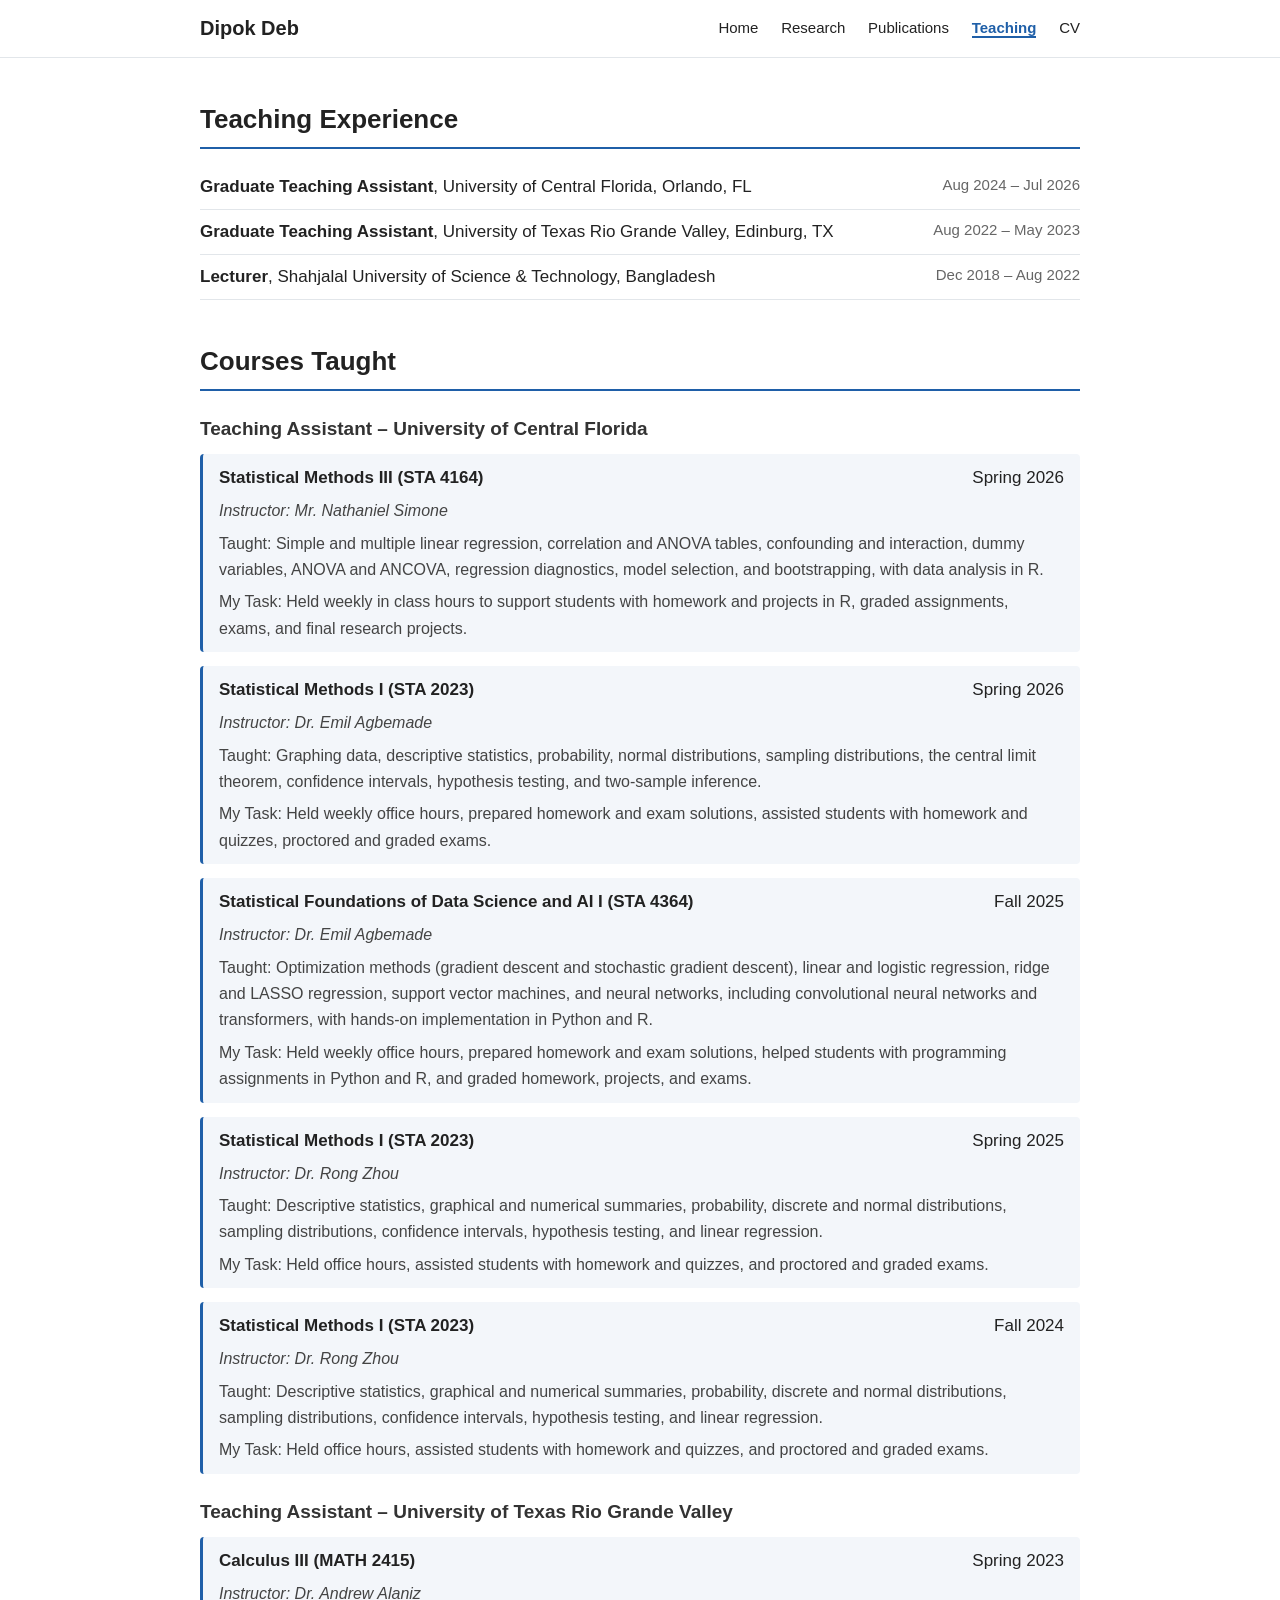
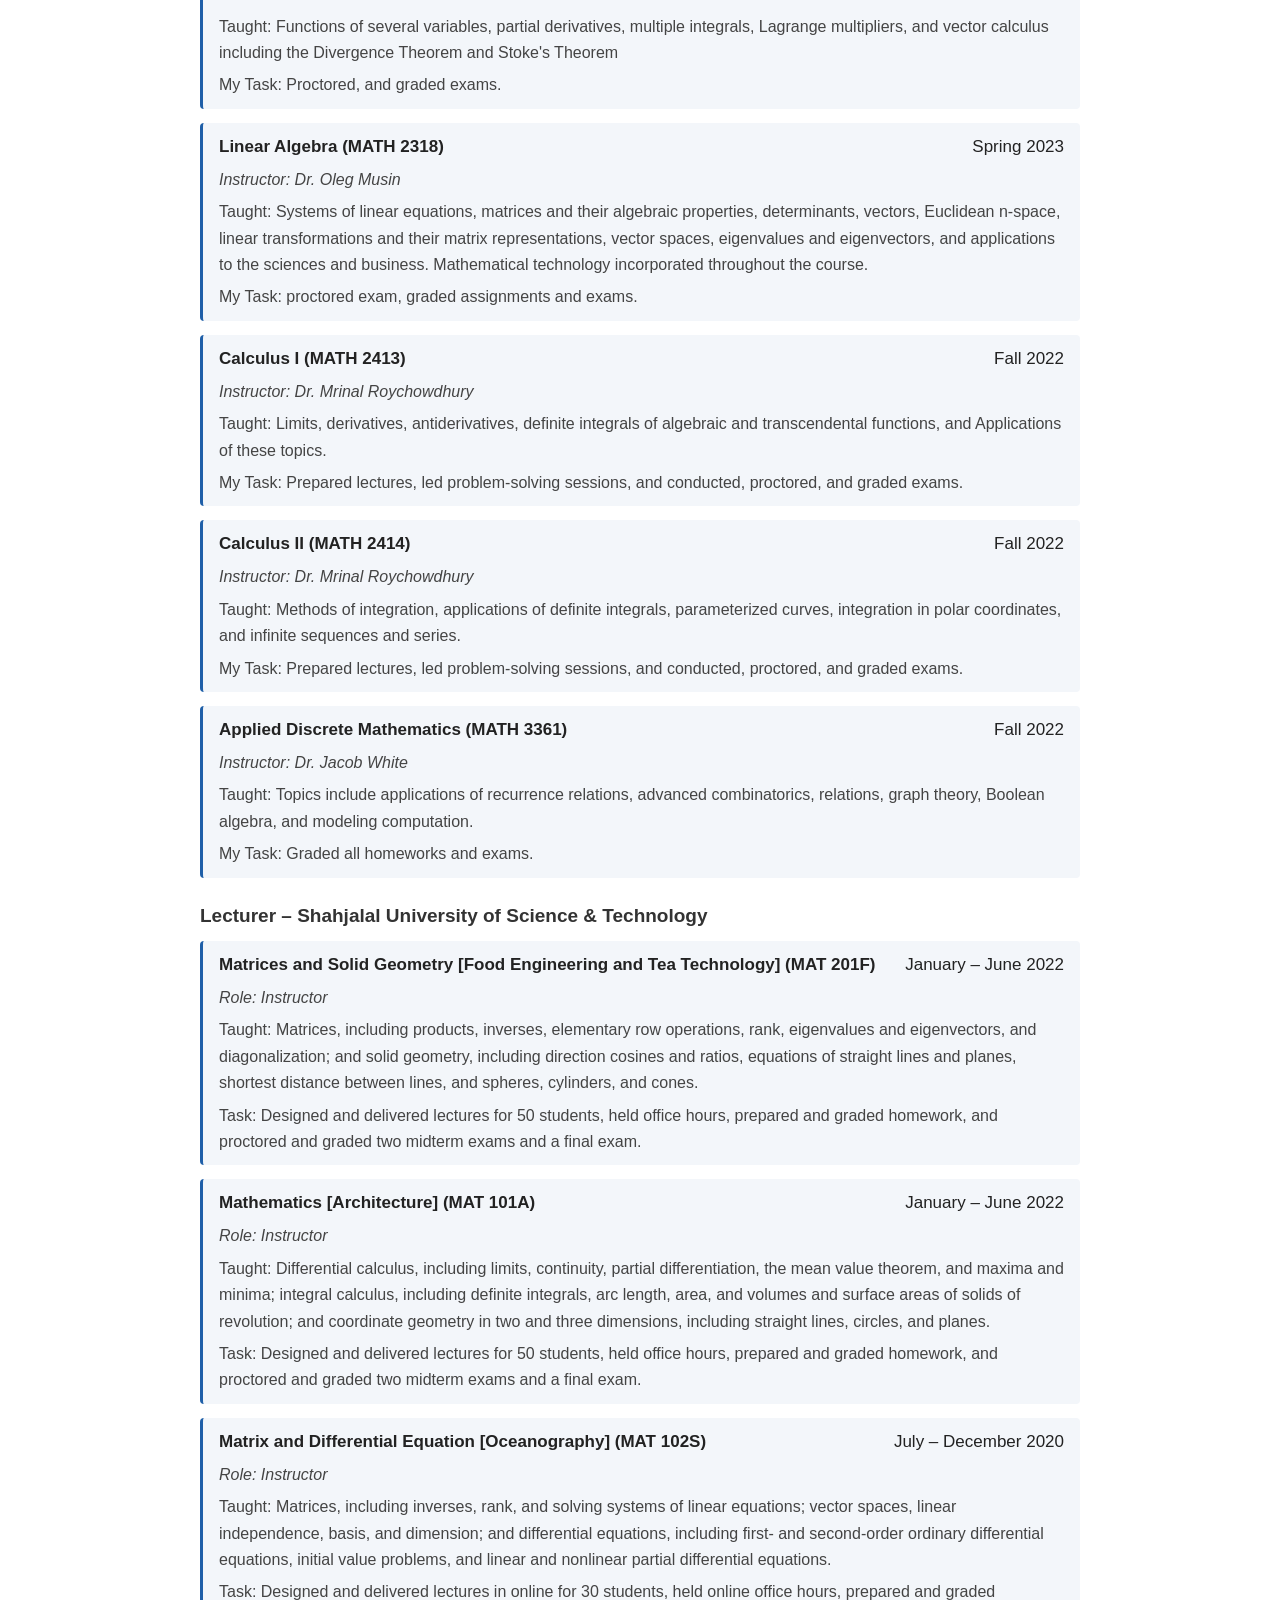
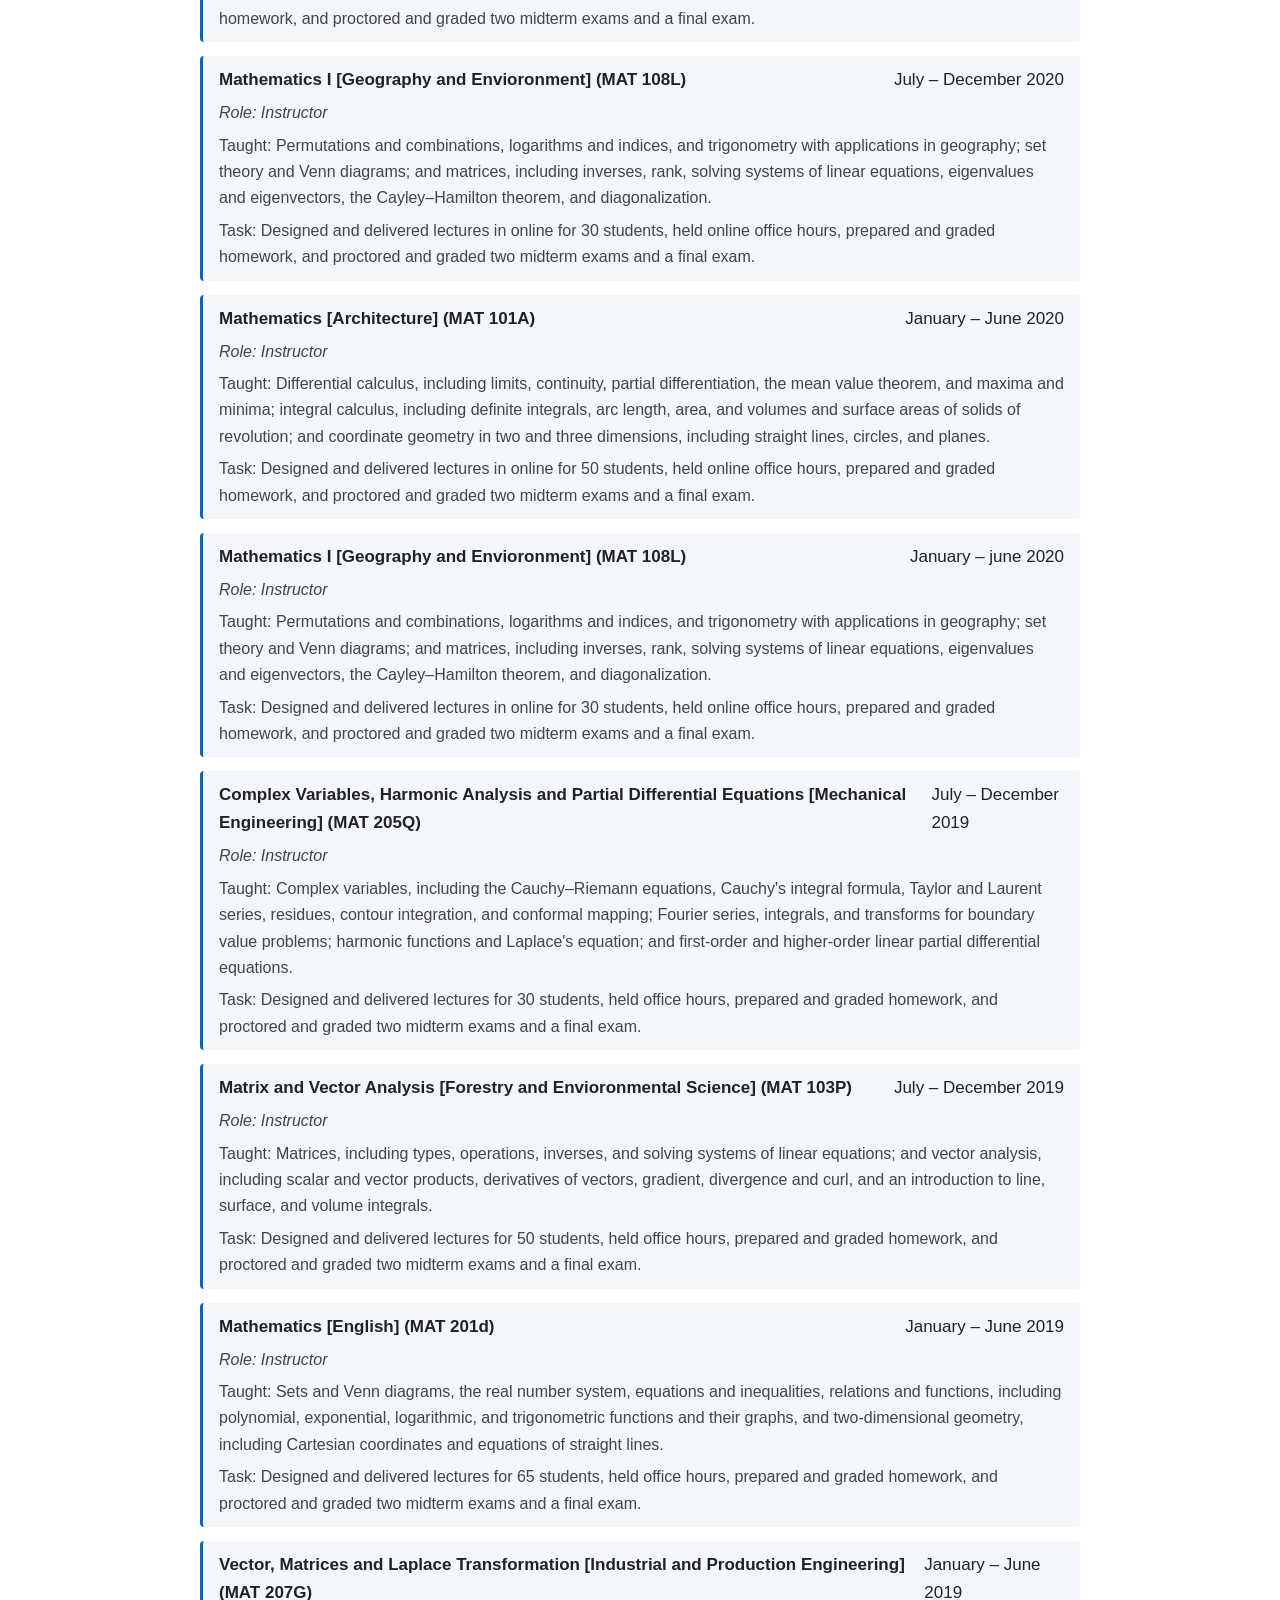
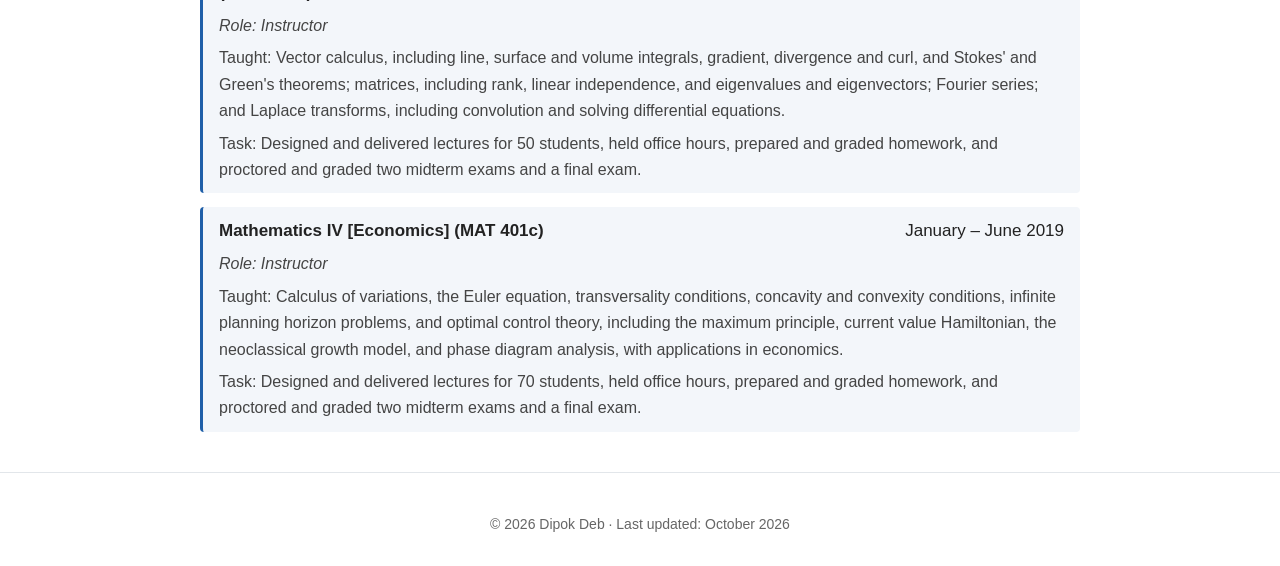
<file: teaching.html>
<!DOCTYPE html>
<!--
  TEACHING PAGE (teaching.html)

  The page has 3 parts:
    1. Teaching Philosophy  - a short paragraph about how you teach
    2. Teaching Experience  - your teaching positions
    3. Courses Taught       - each course with a short description

  HOW TO ADD A COURSE: copy one whole block that starts with
      <div class="course">   and ends with   </div>
  paste it below, then change:
    - the course code and name   (inside <span class="course-name">)
    - the semester               (inside <span class="date">)
    - the description            (inside <p> ... </p>)

  The descriptions below are SAMPLES. Replace them with what you taught.
-->
<html lang="en">
<head>
  <meta charset="UTF-8">
  <meta name="viewport" content="width=device-width, initial-scale=1.0">
  <title>Teaching | Dipok Deb</title>
  <link rel="stylesheet" href="style.css">
</head>

<body>

  <!-- ===================== TOP MENU ===================== -->
  <nav class="navbar">
    <div class="nav-inner">
      <a class="nav-name" href="index.html">Dipok Deb</a>
      <div class="nav-links">
        <a href="index.html">Home</a>
        <a href="research.html">Research</a>
        <a href="publications.html">Publications</a>
        <a href="teaching.html" class="active">Teaching</a>
        <a href="cv.html">CV</a>
      </div>
    </div>
  </nav>

  <main class="container">
    <!-- ===================== 2. TEACHING EXPERIENCE ===================== -->
    <section>
      <h2>Teaching Experience</h2>
      <ul class="items">
        <li><div class="item-head"><span><b>Graduate Teaching Assistant</b>, University of Central Florida, Orlando, FL</span><span class="date">Aug 2024 – Jul 2026</span></div></li>
        <li><div class="item-head"><span><b>Graduate Teaching Assistant</b>, University of Texas Rio Grande Valley, Edinburg, TX</span><span class="date">Aug 2022 – May 2023</span></div></li>
        <li><div class="item-head"><span><b>Lecturer</b>, Shahjalal University of Science &amp; Technology, Bangladesh</span><span class="date">Dec 2018 – Aug 2022</span></div></li>
      </ul>
    </section>

    <!-- ===================== 3. COURSES TAUGHT ===================== -->
    <section>
      <h2>Courses Taught</h2>

      <!-- ---------- Group: UCF ---------- -->
      <h3>Teaching Assistant – University of Central Florida</h3>

      <div class="course">
        <div class="item-head">
          <span class="course-name">Statistical Methods III (STA 4164)</span>
          <span class="date">Spring 2026</span>
        </div>
        <p><i>Instructor: Mr. Nathaniel Simone</i></p>
        <p>Taught: Simple and multiple linear regression, correlation and ANOVA tables, confounding and
          interaction, dummy variables, ANOVA and ANCOVA, regression diagnostics, model selection, and
          bootstrapping, with data analysis in R.</p>
        <p>My Task: Held weekly in class hours to support students with homework and projects in R,
          graded assignments, exams, and final research projects.</p>
      </div>

      <div class="course">
        <div class="item-head">
          <span class="course-name">Statistical Methods I (STA 2023)</span>
          <span class="date">Spring 2026</span>
        </div>
        <p><i>Instructor: Dr. Emil Agbemade</i></p>
        <p>Taught: Graphing data, descriptive statistics, probability, normal distributions, sampling
          distributions, the central limit theorem, confidence intervals, hypothesis testing, and
          two-sample inference.</p>
        <p>My Task: Held weekly office hours, prepared homework and exam solutions, assisted students with homework and quizzes, proctored and graded exams.</p>
      </div>

      <div class="course">
        <div class="item-head">
          <span class="course-name">Statistical Foundations of Data Science and AI I (STA 4364)</span>
          <span class="date">Fall 2025</span>
        </div>
        <p><i>Instructor: Dr. Emil Agbemade</i></p>
        <p>Taught: Optimization methods (gradient descent and stochastic gradient descent), linear and
          logistic regression, ridge and LASSO regression, support vector machines, and neural networks,
          including convolutional neural networks and transformers, with hands-on implementation in Python and R.</p>
        <p>My Task: Held weekly office hours, prepared homework and exam solutions, helped students with programming assignments in Python and R,
          and graded homework, projects, and exams.</p>
      </div>

      <div class="course">
        <div class="item-head">
          <span class="course-name">Statistical Methods I (STA 2023)</span>
          <span class="date">Spring 2025</span>
        </div>
        <p><i>Instructor: Dr. Rong Zhou</i></p>
        <p>Taught: Descriptive statistics, graphical and numerical summaries, probability, discrete 
          and normal distributions, sampling distributions, confidence intervals, hypothesis testing, 
          and linear regression.</p>
        <p>My Task: Held office hours, assisted students with homework and quizzes, and proctored and graded exams.</p>
      </div>

      <div class="course">
        <div class="item-head">
          <span class="course-name">Statistical Methods I (STA 2023)</span>
          <span class="date">Fall 2024</span>
        </div>
        <p><i>Instructor: Dr. Rong Zhou</i></p>
        <p>Taught: Descriptive statistics, graphical and numerical summaries, probability, discrete 
          and normal distributions, sampling distributions, confidence intervals, hypothesis testing, 
          and linear regression.</p>
        <p>My Task: Held office hours, assisted students with homework and quizzes, and proctored and graded exams.</p>
      </div>

      <!-- ---------- Group: UTRGV ---------- -->
      <h3>Teaching Assistant – University of Texas Rio Grande Valley</h3>
      <div class="course">
        <div class="item-head">
          <span class="course-name">Calculus III (MATH 2415)</span>
          <span class="date">Spring 2023</span>
        </div>
        <p><i>Instructor: Dr. Andrew Alaniz</i></p>
        <p>Taught: Functions of several variables, partial derivatives, multiple integrals, 
          Lagrange multipliers, and vector calculus including the Divergence Theorem and Stoke's Theorem</p>
        <p> My Task: Proctored, and graded exams.</p>
      </div>
      
      <div class="course">
        <div class="item-head">
          <span class="course-name">Linear Algebra (MATH 2318)</span>
          <span class="date">Spring 2023</span>
        </div>
        <p><i>Instructor: Dr. Oleg Musin</i></p>
        <p>Taught: Systems of linear equations, matrices and their algebraic properties, determinants, vectors, Euclidean n-space, 
          linear transformations and their matrix representations, vector spaces, eigenvalues and eigenvectors, and 
          applications to the sciences and business. Mathematical technology incorporated throughout the course.</p>
        <p>My Task: proctored exam, graded assignments and exams.</p>
      </div>
      
      <div class="course">
        <div class="item-head">
          <span class="course-name">Calculus I (MATH 2413)</span>
          <span class="date">Fall 2022</span>
        </div>
        <p><i>Instructor: Dr. Mrinal Roychowdhury</i></p>
        <p>Taught: Limits, derivatives, antiderivatives, definite integrals of algebraic and 
          transcendental functions, and Applications of these topics.</p>
        <p>My Task: Prepared lectures, led problem-solving sessions, and conducted, proctored, and graded exams.</p>
      </div>

      <div class="course">
        <div class="item-head">
          <span class="course-name">Calculus II (MATH 2414)</span>
          <span class="date">Fall 2022</span>
        </div>
        <p><i>Instructor: Dr. Mrinal Roychowdhury</i></p>
        <p>Taught: Methods of integration, applications of definite integrals, parameterized curves, integration in polar coordinates, and infinite sequences and series.</p>
        <p>My Task: Prepared lectures, led problem-solving sessions, and conducted, proctored, and graded exams. </p>
      </div>

      <div class="course">
        <div class="item-head">
          <span class="course-name">Applied Discrete Mathematics (MATH 3361)</span>
          <span class="date">Fall 2022</span>
        </div>
        <p><i>Instructor: Dr. Jacob White</i></p>
        <p>Taught: Topics include applications of recurrence relations, advanced combinatorics, relations, graph theory, Boolean algebra, and modeling computation.</p>
        <p>My Task: Graded all homeworks and exams.</p> 
      </div>

      <!-- ---------- Group: SUST ---------- -->
      <h3>Lecturer – Shahjalal University of Science &amp; Technology</h3>

      <div class="course">
        <div class="item-head">
          <span class="course-name">Matrices and Solid Geometry [Food Engineering and Tea Technology] (MAT 201F)</span>
          <span class="date">January – June 2022</span>
        </div>
        <p><i>Role: Instructor</i></p>
        <p>Taught: Matrices, including products, inverses, elementary row operations, rank, eigenvalues
          and eigenvectors, and diagonalization; and solid geometry, including direction cosines and
          ratios, equations of straight lines and planes, shortest distance between lines, and spheres,
          cylinders, and cones.</p>
        <p>Task: Designed and delivered lectures for 50 students, held office hours, prepared and graded homework,
          and proctored and graded two midterm exams and a final exam.</p>
      </div>

      <div class="course">
        <div class="item-head">
          <span class="course-name">Mathematics [Architecture] (MAT 101A)</span>
          <span class="date">January – June 2022</span>
        </div>
        <p><i>Role: Instructor</i></p>
        <p>Taught: Differential calculus, including limits, continuity, partial differentiation, the mean
          value theorem, and maxima and minima; integral calculus, including definite integrals, arc length,
          area, and volumes and surface areas of solids of revolution; and coordinate geometry in two and
          three dimensions, including straight lines, circles, and planes.</p>
        <p>Task: Designed and delivered lectures for 50 students, held office hours, prepared and graded homework,
          and proctored and graded two midterm exams and a final exam.</p>
      </div>

      <div class="course">
        <div class="item-head">
          <span class="course-name">Matrix and Differential Equation [Oceanography] (MAT 102S)</span>
          <span class="date">July – December 2020</span>
        </div>
        <p><i>Role: Instructor</i></p>
        <p>Taught: Matrices, including inverses, rank, and solving systems of linear equations; vector
          spaces, linear independence, basis, and dimension; and differential equations, including first-
          and second-order ordinary differential equations, initial value problems, and linear and
          nonlinear partial differential equations.</p>
        <p>Task: Designed and delivered lectures in online for 30 students, held online office hours, prepared and graded homework,
          and proctored and graded two midterm exams and a final exam.</p>
      </div>

      <div class="course">
        <div class="item-head">
          <span class="course-name">Mathematics I [Geography and Envioronment] (MAT 108L)</span>
          <span class="date">July – December 2020</span>
        </div>
        <p><i>Role: Instructor</i></p>
        <p>Taught: Permutations and combinations, logarithms and indices, and trigonometry with
          applications in geography; set theory and Venn diagrams; and matrices, including inverses,
          rank, solving systems of linear equations, eigenvalues and eigenvectors, the Cayley–Hamilton
          theorem, and diagonalization.</p>
        <p>Task: Designed and delivered lectures in online for 30 students, held online office hours, prepared and graded homework,
          and proctored and graded two midterm exams and a final exam.</p>
      </div>

      <div class="course">
        <div class="item-head">
          <span class="course-name">Mathematics [Architecture] (MAT 101A)</span>
          <span class="date">January – June 2020</span>
        </div>
        <p><i>Role: Instructor</i></p>
        <p>Taught: Differential calculus, including limits, continuity, partial differentiation, the mean
          value theorem, and maxima and minima; integral calculus, including definite integrals, arc length,
          area, and volumes and surface areas of solids of revolution; and coordinate geometry in two and
          three dimensions, including straight lines, circles, and planes.</p>
        <p>Task: Designed and delivered lectures in online for 50 students, held online office hours, prepared and graded homework,
          and proctored and graded two midterm exams and a final exam.</p>
      </div>

      <div class="course">
        <div class="item-head">
          <span class="course-name">Mathematics I [Geography and Envioronment] (MAT 108L)</span>
          <span class="date">January – june 2020</span>
        </div>
        <p><i>Role: Instructor</i></p>
        <p>Taught: Permutations and combinations, logarithms and indices, and trigonometry with
          applications in geography; set theory and Venn diagrams; and matrices, including inverses,
          rank, solving systems of linear equations, eigenvalues and eigenvectors, the Cayley–Hamilton
          theorem, and diagonalization.</p>
        <p>Task: Designed and delivered lectures in online for 30 students, held online office hours, prepared and graded homework,
          and proctored and graded two midterm exams and a final exam.</p>
      </div>

      <div class="course">
        <div class="item-head">
          <span class="course-name">Complex Variables, Harmonic Analysis and Partial Differential Equations
            [Mechanical Engineering] (MAT 205Q)</span>
          <span class="date">July – December 2019</span>
        </div>
        <p><i>Role: Instructor</i></p>
        <p>Taught: Complex variables, including the Cauchy–Riemann equations, Cauchy's integral formula,
          Taylor and Laurent series, residues, contour integration, and conformal mapping; Fourier series,
          integrals, and transforms for boundary value problems; harmonic functions and Laplace's equation;
          and first-order and higher-order linear partial differential equations.</p>
        <p>Task: Designed and delivered lectures for 30 students, held office hours, prepared and graded homework,
          and proctored and graded two midterm exams and a final exam.</p>
      </div>

      <div class="course">
        <div class="item-head">
          <span class="course-name">Matrix and Vector Analysis [Forestry and Envioronmental Science] (MAT 103P)</span>
          <span class="date">July – December 2019</span>
        </div>
        <p><i>Role: Instructor</i></p>
        <p>Taught: Matrices, including types, operations, inverses, and solving systems of linear
          equations; and vector analysis, including scalar and vector products, derivatives of vectors,
          gradient, divergence and curl, and an introduction to line, surface, and volume integrals.</p>
        <p>Task: Designed and delivered lectures for 50 students, held office hours, prepared and graded homework,
          and proctored and graded two midterm exams and a final exam.</p>
      </div>

      <div class="course">
        <div class="item-head">
          <span class="course-name">Mathematics [English] (MAT 201d)</span>
          <span class="date">January – June 2019</span>
        </div>
        <p><i>Role: Instructor</i></p>
        <p>Taught: Sets and Venn diagrams, the real number system, equations and inequalities, relations
          and functions, including polynomial, exponential, logarithmic, and trigonometric functions and
          their graphs, and two-dimensional geometry, including Cartesian coordinates and equations of
          straight lines.</p>
        <p>Task: Designed and delivered lectures for 65 students, held office hours, prepared and graded homework,
          and proctored and graded two midterm exams and a final exam.</p>
      </div>

      <div class="course">
        <div class="item-head">
          <span class="course-name">Vector, Matrices and Laplace Transformation [Industrial and Production Engineering] 
            (MAT 207G)</span>
          <span class="date">January – June 2019</span>
        </div>
        <p><i>Role: Instructor</i></p>
        <p>Taught: Vector calculus, including line, surface and volume integrals, gradient, divergence and
          curl, and Stokes' and Green's theorems; matrices, including rank, linear independence, and
          eigenvalues and eigenvectors; Fourier series; and Laplace transforms, including convolution and
          solving differential equations.</p>
        <p>Task: Designed and delivered lectures for 50 students, held office hours, prepared and graded homework,
          and proctored and graded two midterm exams and a final exam.</p>
      </div>

      <div class="course">
        <div class="item-head">
          <span class="course-name">Mathematics IV [Economics] (MAT 401c)</span>
          <span class="date">January – June 2019</span>
        </div>
        <p><i>Role: Instructor</i></p>
        <p>Taught: Calculus of variations, the Euler equation, transversality conditions, concavity and
          convexity conditions, infinite planning horizon problems, and optimal control theory, including the
          maximum principle, current value Hamiltonian, the neoclassical growth model, and phase diagram
          analysis, with applications in economics.</p>
        <p>Task: Designed and delivered lectures for 70 students, held office hours, prepared and graded homework, 
          and proctored and graded two midterm exams and a final exam.</p>
      </div>

    </section>
  </main>

  <footer>© 2026 Dipok Deb · Last updated: October 2026</footer>

</body>
</html>
</file>
<file: style.css>
/* ============================================================
   STYLE.CSS - the "look" of the website
   ------------------------------------------------------------
   You usually don't need to touch this file.
   Want a different main color? Change --accent below
   (e.g. #c0392b for red, #2e7d32 for green, #6a1b9a for purple).
   ============================================================ */

:root {
  --accent: #1f5fa8;      /* links, headings underline, buttons */
  --text: #222222;        /* main text color */
  --muted: #666666;       /* dates and small grey text */
  --bg: #ffffff;          /* page background */
  --soft: #f3f6fa;        /* light background for tags/buttons */
  --line: #e2e6ea;        /* thin divider lines */
}

/* ---------- Basic page setup ---------- */
* { box-sizing: border-box; }

html { scroll-behavior: smooth; }   /* smooth scrolling when clicking the menu */

body {
  margin: 0;
  font-family: "Segoe UI", Roboto, Helvetica, Arial, sans-serif;
  font-size: 17px;
  line-height: 1.65;
  color: var(--text);
  background: var(--bg);
}

a { color: var(--accent); text-decoration: none; }
a:hover { text-decoration: underline; }

/* The main column in the middle of the page */
.container {
  max-width: 920px;
  margin: 0 auto;
  padding: 0 20px;
}

/* ---------- Top menu bar ---------- */
.navbar {
  position: sticky;        /* stays at the top while scrolling */
  top: 0;
  z-index: 10;
  background: rgba(255, 255, 255, 0.95);
  border-bottom: 1px solid var(--line);
}
.nav-inner {
  max-width: 920px;
  margin: 0 auto;
  padding: 12px 20px;
  display: flex;
  justify-content: space-between;
  align-items: center;
  flex-wrap: wrap;
  gap: 8px;
}
.nav-name { font-weight: 700; font-size: 20px; color: var(--text); }
.nav-links a { margin-left: 18px; color: var(--text); font-size: 15px; }
.nav-links a:hover { color: var(--accent); text-decoration: none; }
/* The menu item of the page you are on is blue and underlined */
.nav-links a.active { color: var(--accent); font-weight: 600; border-bottom: 2px solid var(--accent); }

/* Big title at the top of each page (Publications, Research...) */
.page-title { font-size: 32px; margin: 36px 0 0; }

/* Big "Download CV" button */
.btn-big {
  display: inline-block;
  padding: 8px 18px;
  background: var(--accent);
  color: #fff;
  border-radius: 6px;
  font-weight: 600;
}
.btn-big:hover { opacity: 0.9; text-decoration: none; }

/* ---------- Sections and headings ---------- */
section { padding-top: 40px; scroll-margin-top: 60px; }

h2 {
  font-size: 26px;
  margin: 0 0 16px;
  padding-bottom: 6px;
  border-bottom: 2px solid var(--accent);
}
h3 { font-size: 19px; margin: 22px 0 10px; color: #333; }

/* ---------- About: photo on the left, bio on the right ---------- */
.about {
  display: flex;
  gap: 40px;
  align-items: flex-start;
}
.profile { flex: 0 0 350px; text-align: center; }
.photo {
  width: 320px;
  height: 320px;
  object-fit: cover;
  border-radius: 50%;            /* makes the photo a circle */
  border: 4px solid var(--soft);
  background: var(--soft);
}
.profile h1 { font-size: 28px; margin: 12px 0 4px; }
.position { color: var(--muted); margin: 0 0 12px; font-size: 15px; }

.social a { font-size: 24px; margin: 0 7px; color: #444; }
.social a:hover { color: var(--accent); }

.bio { flex: 1; }

/* Small rounded labels for research interests */
.tags { display: flex; flex-wrap: wrap; gap: 8px; }
.tag {
  background: var(--soft);
  border: 1px solid var(--line);
  border-radius: 20px;
  padding: 2px 12px;
  font-size: 14px;
}

/* ---------- News list ---------- */
.news { list-style: none; padding: 0; margin: 0; }
.news li { padding: 6px 0 6px 140px; text-indent: -140px; border-bottom: 1px dashed var(--line); }
.news .date {
  display: inline-block;
  width: 140px;
  text-indent: 0;
  font-weight: 600;
  color: var(--accent);
}

/* ---------- Publications ---------- */
.pubs { padding-left: 22px; }
.pubs li { margin-bottom: 14px; }
.pub-title { font-weight: 600; }
.venue { color: var(--muted); font-size: 15px; }

/* Small "Paper" / "arXiv" buttons */
.btn {
  display: inline-block;
  font-size: 12px;
  padding: 1px 9px;
  margin-left: 6px;
  border: 1px solid var(--accent);
  border-radius: 4px;
}
.btn:hover { background: var(--accent); color: #fff; text-decoration: none; }

/* ---------- Experience / Education / Awards lists ---------- */
.items { list-style: none; padding: 0; margin: 0; }
.items li { padding: 8px 0; border-bottom: 1px solid var(--line); color: #444; }
.item-head {
  display: flex;
  justify-content: space-between;  /* text on the left, date on the right */
  gap: 16px;
  color: var(--text);
}
.items .date { color: var(--muted); white-space: nowrap; font-size: 15px; }

/* ---------- Research page ---------- */
/* Dark banner with the big page title */
.banner {
  background: linear-gradient(135deg, #2b3440, #46505c);
  color: #fff;
  text-align: center;
  padding: 60px 20px;
}
.banner h1 { margin: 0; font-size: 52px; letter-spacing: 1px; }

/* Text in justified paragraphs, like the Google Site */
.justify { text-align: justify; }

/* One research project: picture on the left, text on the right */
.project {
  display: flex;
  gap: 32px;
  align-items: flex-start;
  padding: 28px 0;
  border-bottom: 1px solid var(--line);
}
.project img {
  flex: 0 0 300px;
  width: 300px;
  border-radius: 6px;
}
.project-text { flex: 1; }
.project-text h3 { color: #226e93; font-size: 24px; margin: 0 0 10px; }
.project-text h4 { font-size: 18px; margin: 18px 0 6px; }
.project-text ol { padding-left: 22px; margin: 0; }
.project-text li { margin-bottom: 8px; }

/* ---------- Footer ---------- */
footer {
  text-align: center;
  color: var(--muted);
  font-size: 14px;
  padding: 40px 20px 30px;
  margin-top: 40px;
  border-top: 1px solid var(--line);
}

/* ---------- Phones and small screens ---------- */
@media (max-width: 700px) {
  .about { flex-direction: column; align-items: center; gap: 10px; }
  .profile { flex: none; }
  .nav-links a { margin: 0 12px 0 0; }
  .item-head { flex-direction: column; gap: 0; }
  .project { flex-direction: column; }
  .project img { width: 100%; flex: none; }
  .banner h1 { font-size: 38px; }
}

/* ---------- Home page top: photo on the left, contact info on the right ---------- */
.intro {
  display: flex;
  gap: 36px;
  align-items: center;
}
.intro-photo {
  width: 260px;            /* make the photo bigger or smaller here */
  height: 300px;
  object-fit: cover;
  border-radius: 6px;      /* slightly rounded corners (use 0 for sharp corners) */
}
.intro-info h1 { font-size: 34px; margin: 0 0 10px; color: var(--accent); }
.intro-info p { margin: 0 0 10px; }
.intro-links a { margin-right: 16px; }

@media (max-width: 700px) {
  .intro { flex-direction: column; align-items: flex-start; }
  .intro-photo { width: 100%; max-width: 300px; height: auto; }
}

/* ---------- Teaching page: one box per course ---------- */
.course {
  border-left: 3px solid var(--accent);
  background: var(--soft);
  border-radius: 4px;
  padding: 10px 16px;
  margin: 0 0 14px;
}
.course-name { font-weight: 600; }
.course p { margin: 6px 0 0; color: #444; font-size: 16px; }
</file>
